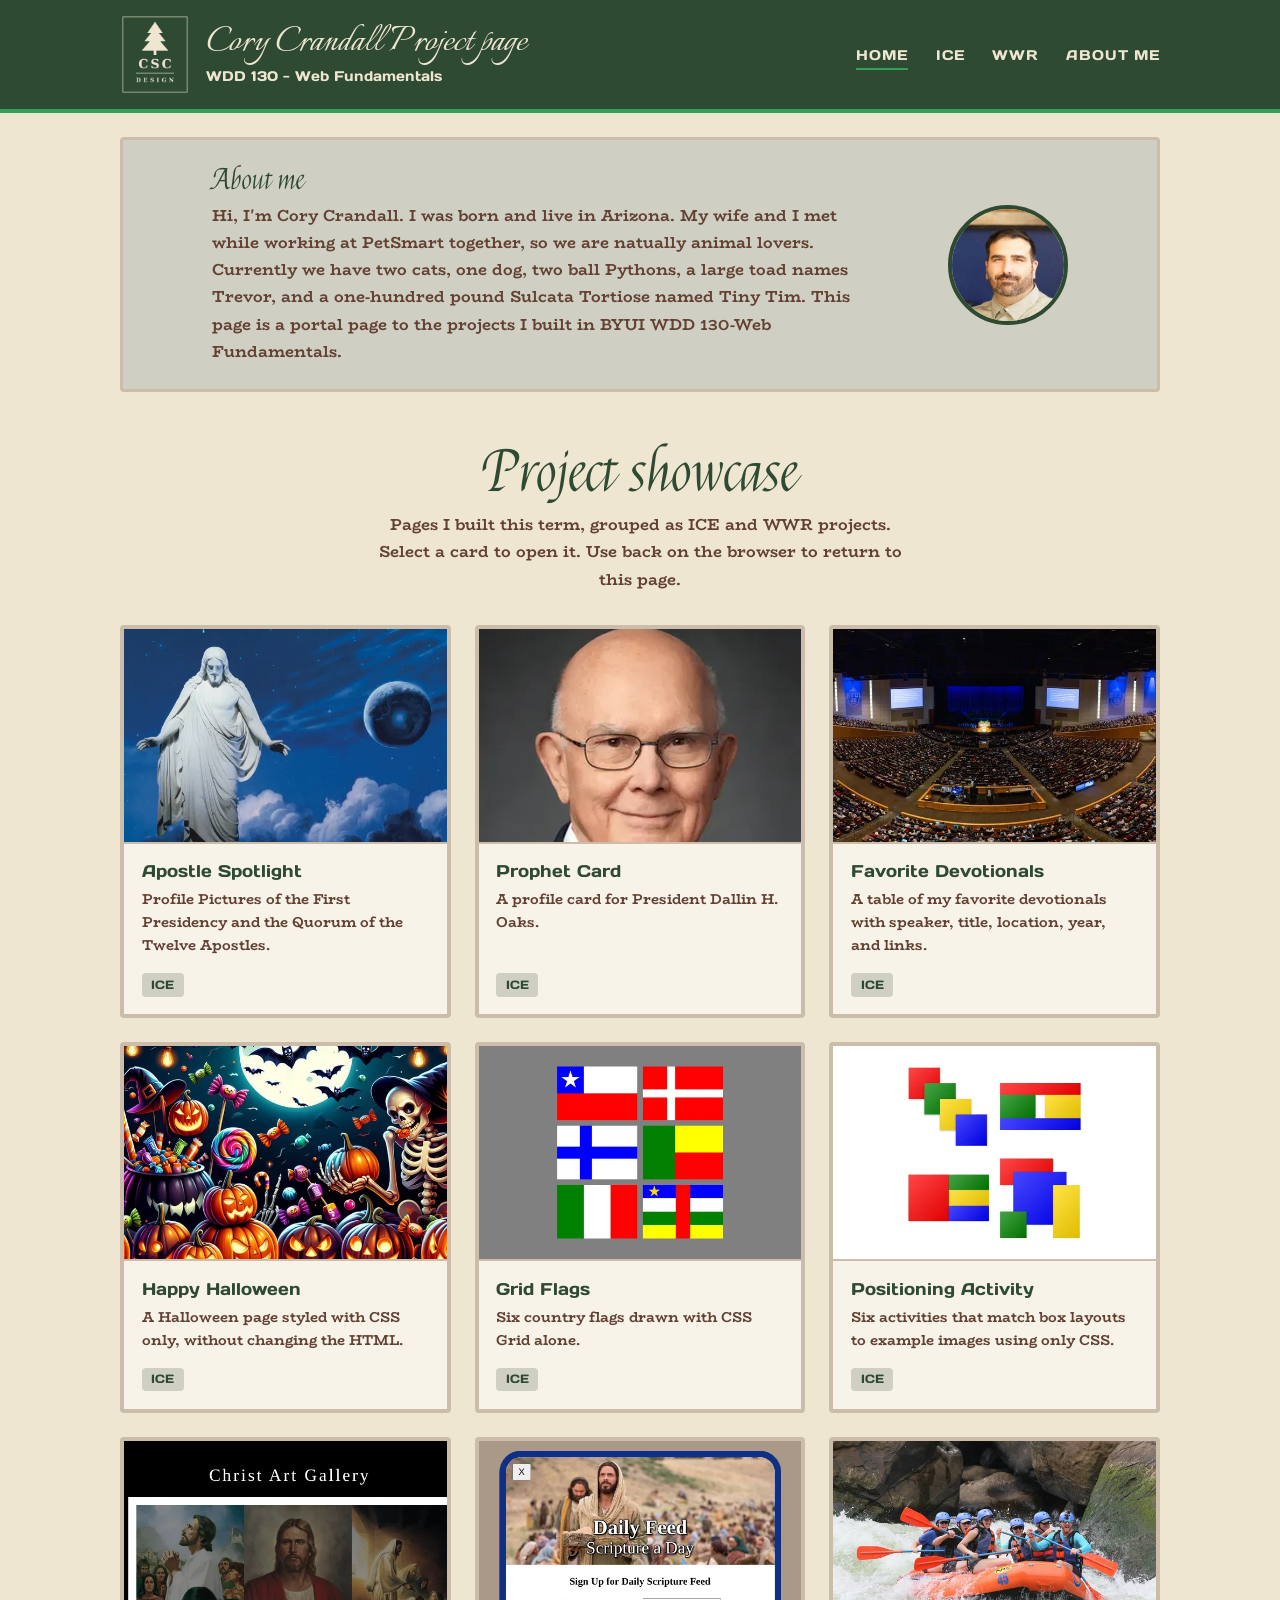
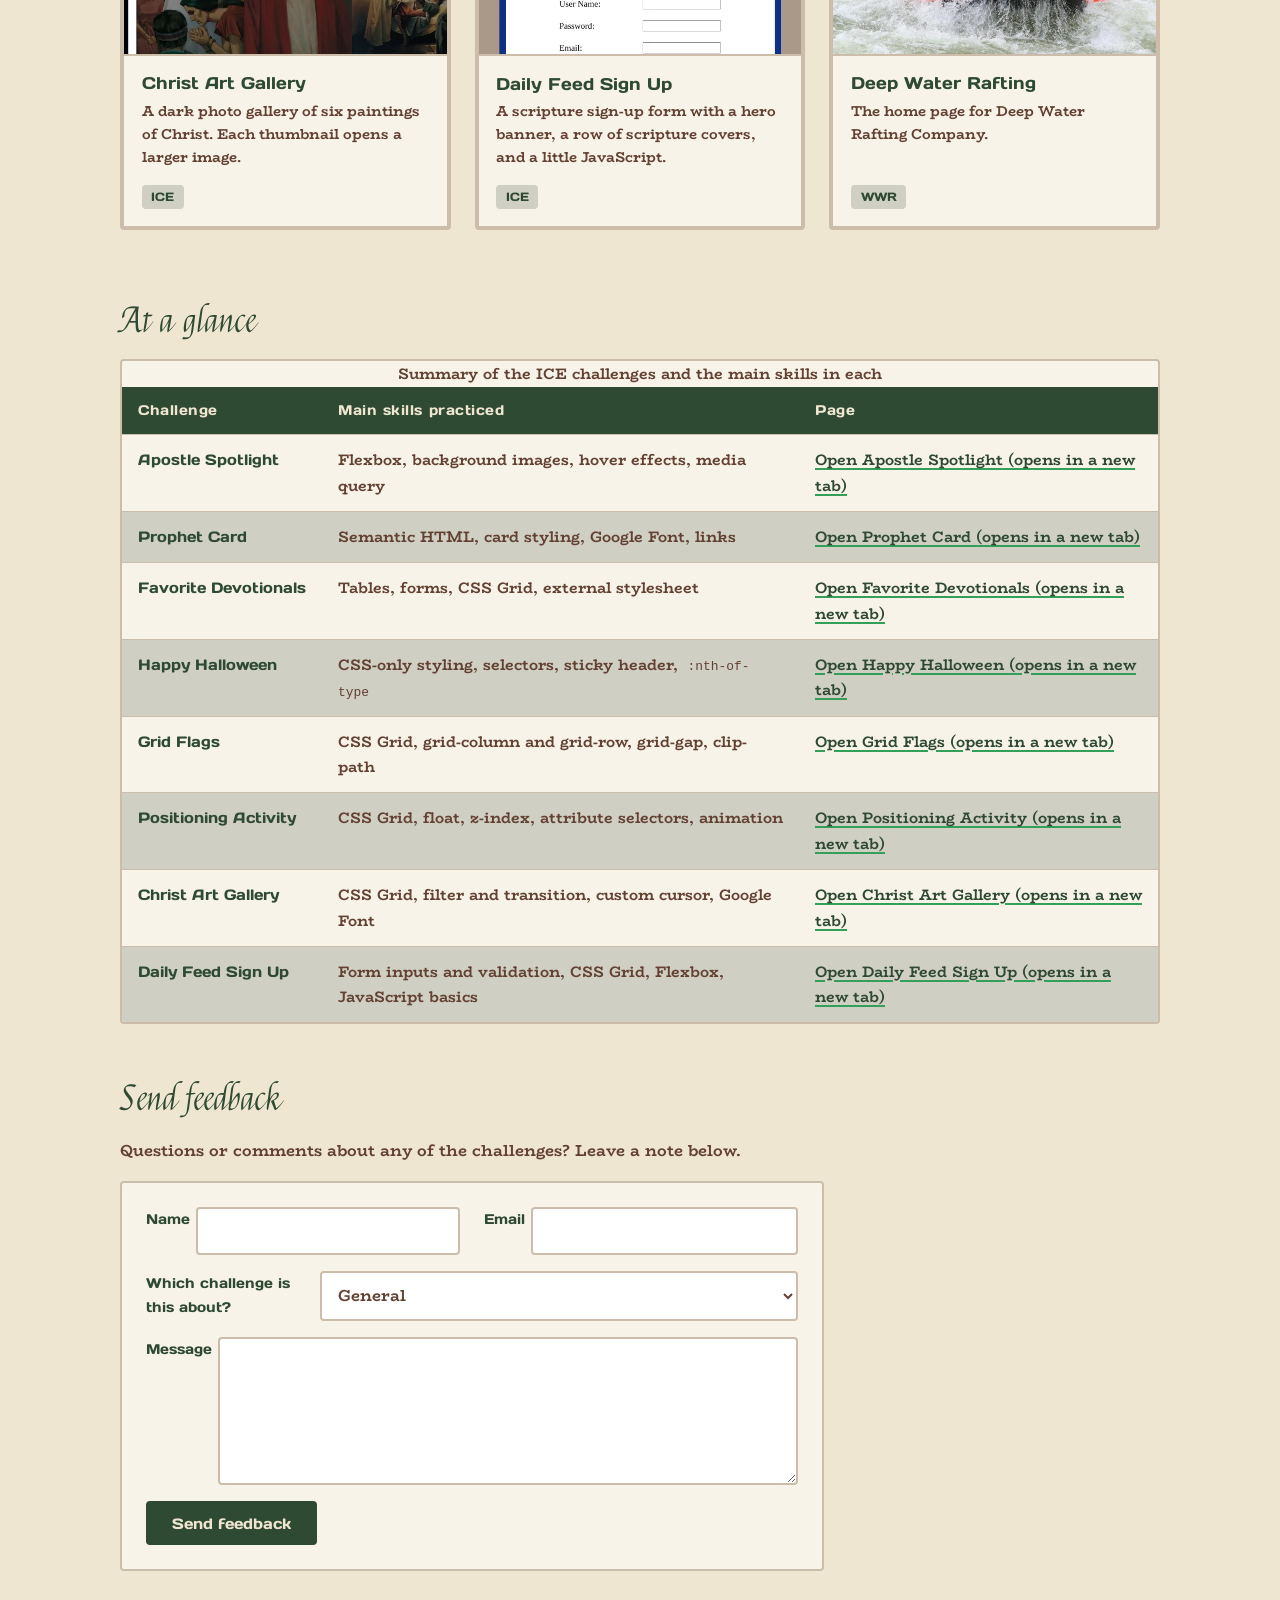
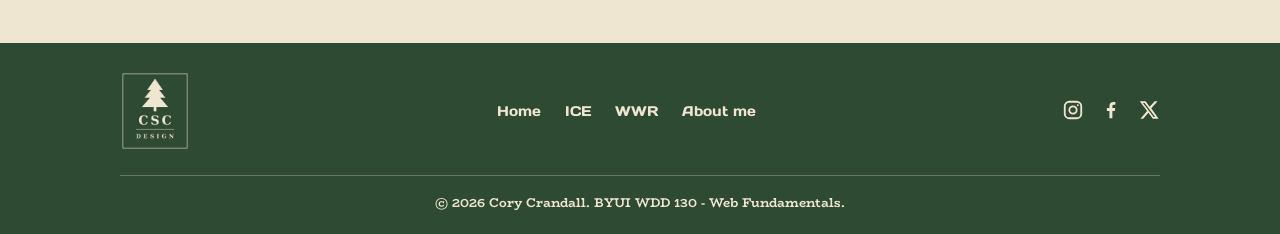
<file: index.html>
<!DOCTYPE html>
<html lang="en">
<head>
  <meta charset="UTF-8">
  <meta name="viewport" content="width=device-width, initial-scale=1">
  <title>Cory Crandall | WDD 130 Project Page</title>
  <meta name="description" content="Projects from WDD 130 - Web Fundamentals by Cory Crandall.">
  <link rel="icon" href="portal_page/images/csc-design-logo.svg" type="image/svg+xml">
  <link rel="stylesheet" href="styles/Styles.css">
</head>


<body id="top">

  <a class="skip-link" href="#projects">Skip to projects</a>

  <header class="site-header">
    <div class="container header-inner">
      <a class="brand" href="index.html">
        <img class="brand-logo"
             src="portal_page/images/csc-design-logo-100w.png"
             srcset="portal_page/images/csc-design-logo-100w.png 100w,
                     portal_page/images/csc-design-logo-400w.png 400w"
             sizes="64px"
             width="70" height="80"
             alt="CSC Design logo">
        <span class="brand-text">
          <h1 class="site-title">Cory Crandall Project page</h1>
          <span class="site-sub">WDD 130 - Web Fundamentals</span>
        </span>
      </a>

      <nav aria-label="Main">
        <ul class="nav-list">
          <li><a href="#top" aria-current="page">Home</a></li>
          <li><a href="ice.html">ICE</a></li>
          <li><a href="#wwr">WWR</a></li>
          <li><a href="#about">About me</a></li>
        </ul>
      </nav>

    </div>
  </header>

  <main>

   <section id="about" class="container bio" aria-labelledby="about-heading">
      <div class="bio-text">
        <h2 id="about-heading">About me</h2>
       
        <p>
          Hi, I'm Cory Crandall. I was born and live in Arizona.  My wife and I met while working at PetSmart together, so we are natually animal lovers.  Currently we have two cats, one dog, two ball Pythons, a large toad names Trevor, and a one-hundred pound Sulcata Tortiose named Tiny Tim. This page is a portal page to the projects I built in
          BYUI WDD 130-Web Fundamentals. 
        </p>
      </div>
      <img class="portrait"
           src="portal_page/images/CSC_head.jpg"
           width="120" height="120"
           alt="Portrait of Cory Crandall">
    </section>

     <section id="projects" class="container showcase" aria-labelledby="showcase-heading">
      <h2 id="showcase-heading" class="showcase-title">Project showcase</h2>
      <p class="showcase-intro"> 
        Pages I built this term, grouped as ICE and WWR projects.
        Select a card to open it.  Use back on the browser to return to this page.
      </p>

      <div class="card-grid">

          <article class="card" id="ice">
          <img class="card-img" src="portal_page/images/thumbs/apostle-spotlight.webp"
               width="600" height="400" loading="lazy"
               alt="Christus">
          <div class="card-body">
            <h3 class="card-title">
              <a class="card-link" href="ice/apostle_spotlight/apostles.html">Apostle Spotlight</a>
            </h3>
            <p class="card-text">Profile Pictures of the First Presidency and the Quorum of the Twelve Apostles.</p>
            <ul class="tags"><li>ICE</li></ul>
          </div>
        </article>

        <article class="card">
          <img class="card-img" src="portal_page/images/thumbs/prophet-card.webp"
               width="600" height="400" loading="lazy"
               alt="Portrait of Dallin H. Oaks">
          <div class="card-body">
            <h3 class="card-title">
              <a class="card-link" href="ice/prophet_cards/oaks.html">Prophet Card</a>
            </h3>
            <p class="card-text">A profile card for President Dallin H. Oaks.</p>
            <ul class="tags"><li>ICE</li></ul>
          </div>
        </article>

        <article class="card">
          <img class="card-img" src="portal_page/images/thumbs/favorite-devotionals.webp"
               width="600" height="400" loading="lazy"
               alt="The BYU-Idaho Center">
          <div class="card-body">
            <h3 class="card-title">
              <a class="card-link" href="ice/favorite_devo/favdevo.html">Favorite Devotionals</a>
            </h3>
            <p class="card-text">A table of my favorite devotionals with speaker, title, location, year, and links.</p>
            <ul class="tags"><li>ICE</li></ul>
          </div>
        </article>

        <article class="card">
          <img class="card-img" src="portal_page/images/thumbs/halloween.webp"
               width="600" height="400" loading="lazy"
               alt="Halloween illustration from the Happy Halloween page">
          <div class="card-body">
            <h3 class="card-title">
              <a class="card-link" href="ice/halloween/index.html">Happy Halloween</a>
            </h3>
            <p class="card-text">A Halloween page styled with CSS only, without changing the HTML.</p>
            <ul class="tags"><li>ICE</li></ul>
          </div>
        </article>


        <article class="card">
          <img class="card-img" src="portal_page/images/thumbs/grid-flags.webp"
               width="600" height="400" loading="lazy"
               alt="Six flags: Chile, Denmark, Finland, Benin, Italy, and the Central African Republic">
          <div class="card-body">
            <h3 class="card-title">
              <a class="card-link" href="ice/grid_flags/flags.html">Grid Flags</a>
            </h3>
            <p class="card-text">Six country flags drawn with CSS Grid alone.</p>
            <ul class="tags"><li>ICE</li></ul>
          </div>
        </article>

        <article class="card">
          <img class="card-img" src="portal_page/images/thumbs/positioning.webp"
               width="600" height="400" loading="lazy"
               alt="Colored boxes arranged with CSS Grid, from the positioning activities">
          <div class="card-body">
            <h3 class="card-title">
              <a class="card-link" href="ice/positioning/positioning.html">Positioning Activity</a>
            </h3>
            <p class="card-text">Six activities that match box layouts to example images using only CSS.</p>
            <ul class="tags"><li>ICE</li></ul>
          </div>
        </article>

        <article class="card">
          <img class="card-img" src="portal_page/images/thumbs/gallery.webp"
               width="600" height="400" loading="lazy"
               alt="Christ Art Gallery page with the first three paintings">
          <div class="card-body">
            <h3 class="card-title">
              <a class="card-link" href="ice/gallery/gallery.html">Christ Art Gallery</a>
            </h3>
            <p class="card-text">A dark photo gallery of six paintings of Christ. Each thumbnail opens a larger image.</p>
            <ul class="tags"><li>ICE</li></ul>
          </div>
        </article>

        <article class="card">
          <img class="card-img" src="portal_page/images/thumbs/signup.webp"
               width="600" height="400" loading="lazy"
               alt="Daily Feed sign-up form with a banner image of Christ and a crowd">
          <div class="card-body">
            <h3 class="card-title">
              <a class="card-link" href="ice/signup/signup.html">Daily Feed Sign Up</a>
            </h3>
            <p class="card-text">A scripture sign-up form with a hero banner, a row of scripture covers, and a little JavaScript.</p>
            <ul class="tags"><li>ICE</li></ul>
          </div>
        </article>

        <article class="card" id="wwr">
          <img class="card-img" src="portal_page/images/thumbs/deep-water-rafting.webp"
               width="600" height="400" loading="lazy"
               alt="People enjoying white water rafting">
          <div class="card-body">
            <h3 class="card-title">
              <a class="card-link" href="wwr/index.html">Deep Water Rafting</a>
            </h3>
            <p class="card-text">The home page for Deep Water Rafting Company.</p>
            <ul class="tags"><li>WWR</li></ul>
          </div>
        </article>

      </div>
    </section>

    <section class="container glance" aria-labelledby="glance-heading">
      <h2 id="glance-heading">At a glance</h2>

      <div class="table-wrap">
        <table class="data-table">
          <caption class="sr-only">Summary of the ICE challenges and the main skills in each</caption>
          <thead>
            <tr>
              <th scope="col">Challenge</th>
              <th scope="col">Main skills practiced</th>
              <th scope="col">Page</th>
            </tr>
          </thead>
          <tbody>
            <tr>
              <th scope="row">Apostle Spotlight</th>
              <td>Flexbox, background images, hover effects, media query</td>
              <td><a href="ice/apostle_spotlight/apostles.html" target="_blank" rel="noopener">Open<span class="sr-only"> Apostle Spotlight (opens in a new tab)</span></a></td>
            </tr>
            <tr>
              <th scope="row">Prophet Card</th>
              <td>Semantic HTML, card styling, Google Font, links</td>
              <td><a href="ice/prophet_cards/oaks.html" target="_blank" rel="noopener">Open<span class="sr-only"> Prophet Card (opens in a new tab)</span></a></td>
            </tr>
            <tr>
              <th scope="row">Favorite Devotionals</th>
              <td>Tables, forms, CSS Grid, external stylesheet</td>
              <td><a href="ice/favorite_devo/favdevo.html" target="_blank" rel="noopener">Open<span class="sr-only"> Favorite Devotionals (opens in a new tab)</span></a></td>
            </tr>
            <tr>
              <th scope="row">Happy Halloween</th>
              <td>CSS-only styling, selectors, sticky header, <code>:nth-of-type</code></td>
              <td><a href="ice/halloween/index.html" target="_blank" rel="noopener">Open<span class="sr-only"> Happy Halloween (opens in a new tab)</span></a></td>
            </tr>
            <tr>
              <th scope="row">Grid Flags</th>
              <td>CSS Grid, grid-column and grid-row, grid-gap, clip-path</td>
              <td><a href="ice/grid_flags/flags.html" target="_blank" rel="noopener">Open<span class="sr-only"> Grid Flags (opens in a new tab)</span></a></td>
            </tr>
            <tr>
              <th scope="row">Positioning Activity</th>
              <td>CSS Grid, float, z-index, attribute selectors, animation</td>
              <td><a href="ice/positioning/positioning.html" target="_blank" rel="noopener">Open<span class="sr-only"> Positioning Activity (opens in a new tab)</span></a></td>
            </tr>
            <tr>
              <th scope="row">Christ Art Gallery</th>
              <td>CSS Grid, filter and transition, custom cursor, Google Font</td>
              <td><a href="ice/gallery/gallery.html" target="_blank" rel="noopener">Open<span class="sr-only"> Christ Art Gallery (opens in a new tab)</span></a></td>
            </tr>
            <tr>
              <th scope="row">Daily Feed Sign Up</th>
              <td>Form inputs and validation, CSS Grid, Flexbox, JavaScript basics</td>
              <td><a href="ice/signup/signup.html" target="_blank" rel="noopener">Open<span class="sr-only"> Daily Feed Sign Up (opens in a new tab)</span></a></td>
            </tr>
          </tbody>
        </table>
      </div>
    </section>

    <section class="container feedback" aria-labelledby="feedback-heading">
      <h2 id="feedback-heading">Send feedback</h2>
      <p>Questions or comments about any of the challenges? Leave a note below.</p>

      <form class="contact-form" action="#" method="post">

        <div class="form-group">
          <label for="name">Name</label>
          <input type="text" id="name" name="name" autocomplete="name" required>
        </div>

        <div class="form-group">
          <label for="email">Email</label>
          <input type="email" id="email" name="email" autocomplete="email" required>
        </div>

        <div class="form-group form-wide">
          <label for="challenge">Which challenge is this about?</label>
          <select id="challenge" name="challenge">
            <option value="general">General</option>
            <option value="apostle-spotlight">Apostle Spotlight</option>
            <option value="prophet-card">Prophet Card</option>
            <option value="favorite-devotionals">Favorite Devotionals</option>
            <option value="happy-halloween">Happy Halloween</option>
            <option value="grid-flags">Grid Flags</option>
            <option value="positioning">Positioning Activity</option>
            <option value="christ-art-gallery">Christ Art Gallery</option>
            <option value="daily-feed-sign-up">Daily Feed Sign Up</option>
          </select>
        </div>

        <div class="form-group form-wide">
          <label for="message">Message</label>
          <textarea id="message" name="message" rows="5" required></textarea>
        </div>

        <button class="submit" type="submit">Send feedback</button>
      </form>
    </section>

  </main>

  <footer class="site-footer">
    <div class="container">

      <div class="footer-top">
        <a class="footer-brand" href="index.html" aria-label="Back to top">
          <img src="portal_page/images/csc-design-logo-100w.png"
               width="70" height="80" alt="CSC Design logo">
        </a>

        <nav aria-label="Footer">
          <ul class="footer-links">
            <li><a href="#top">Home</a></li>
            <li><a href="#ice">ICE</a></li>
            <li><a href="#wwr">WWR</a></li>
            <li><a href="#about">About me</a></li>
          </ul>
        </nav>

<!-- ### Social Media Placeholders ### -->
        <ul class="social">
          <li>
            <a href="#" aria-label="Instagram">
              <svg viewBox="0 0 24 24" width="22" height="22" fill="none" stroke="currentColor" stroke-width="2" aria-hidden="true">
                <rect x="3" y="3" width="18" height="18" rx="5"/>
                <circle cx="12" cy="12" r="4"/>
                <circle cx="17.2" cy="6.8" r="1" fill="currentColor" stroke="none"/>
              </svg>
            </a>
          </li>
          <li>
            <a href="#" aria-label="Facebook">
              <svg viewBox="0 0 24 24" width="22" height="22" fill="currentColor" aria-hidden="true">
                <path d="M13.5 21v-8h2.7l.4-3.2h-3.1V7.8c0-.9.3-1.5 1.6-1.5h1.7V3.4c-.3 0-1.3-.1-2.4-.1-2.4 0-4.1 1.5-4.1 4.2v2.3H7.5V13h2.8v8h3.2z"/>
              </svg>
            </a>
          </li>
          <li>
            <a href="#" aria-label="X (Twitter)">
              <svg viewBox="0 0 24 24" width="22" height="22" fill="currentColor" aria-hidden="true">
                <path d="M18.2 2.5h3.1l-6.8 7.7 8 11.3h-6.3l-4.9-6.4-5.6 6.4H2.6l7.3-8.3L1.9 2.5h6.4l4.4 5.9 5.5-5.9zm-1.1 17.1h1.7L7.2 4.3H5.4l11.7 15.3z"/>
              </svg>
            </a>
          </li>
        </ul>
      </div>

      <p class="legal">
        &copy; 2026 Cory Crandall. BYUI WDD 130 - Web Fundamentals.
<!-- ### Place holder if decide to use ### 
        <a href="#">Privacy Policy</a>
        <a href="#">Terms of Service</a>
-->
      </p>

    </div>
  </footer>

</body>
</html>
</file>
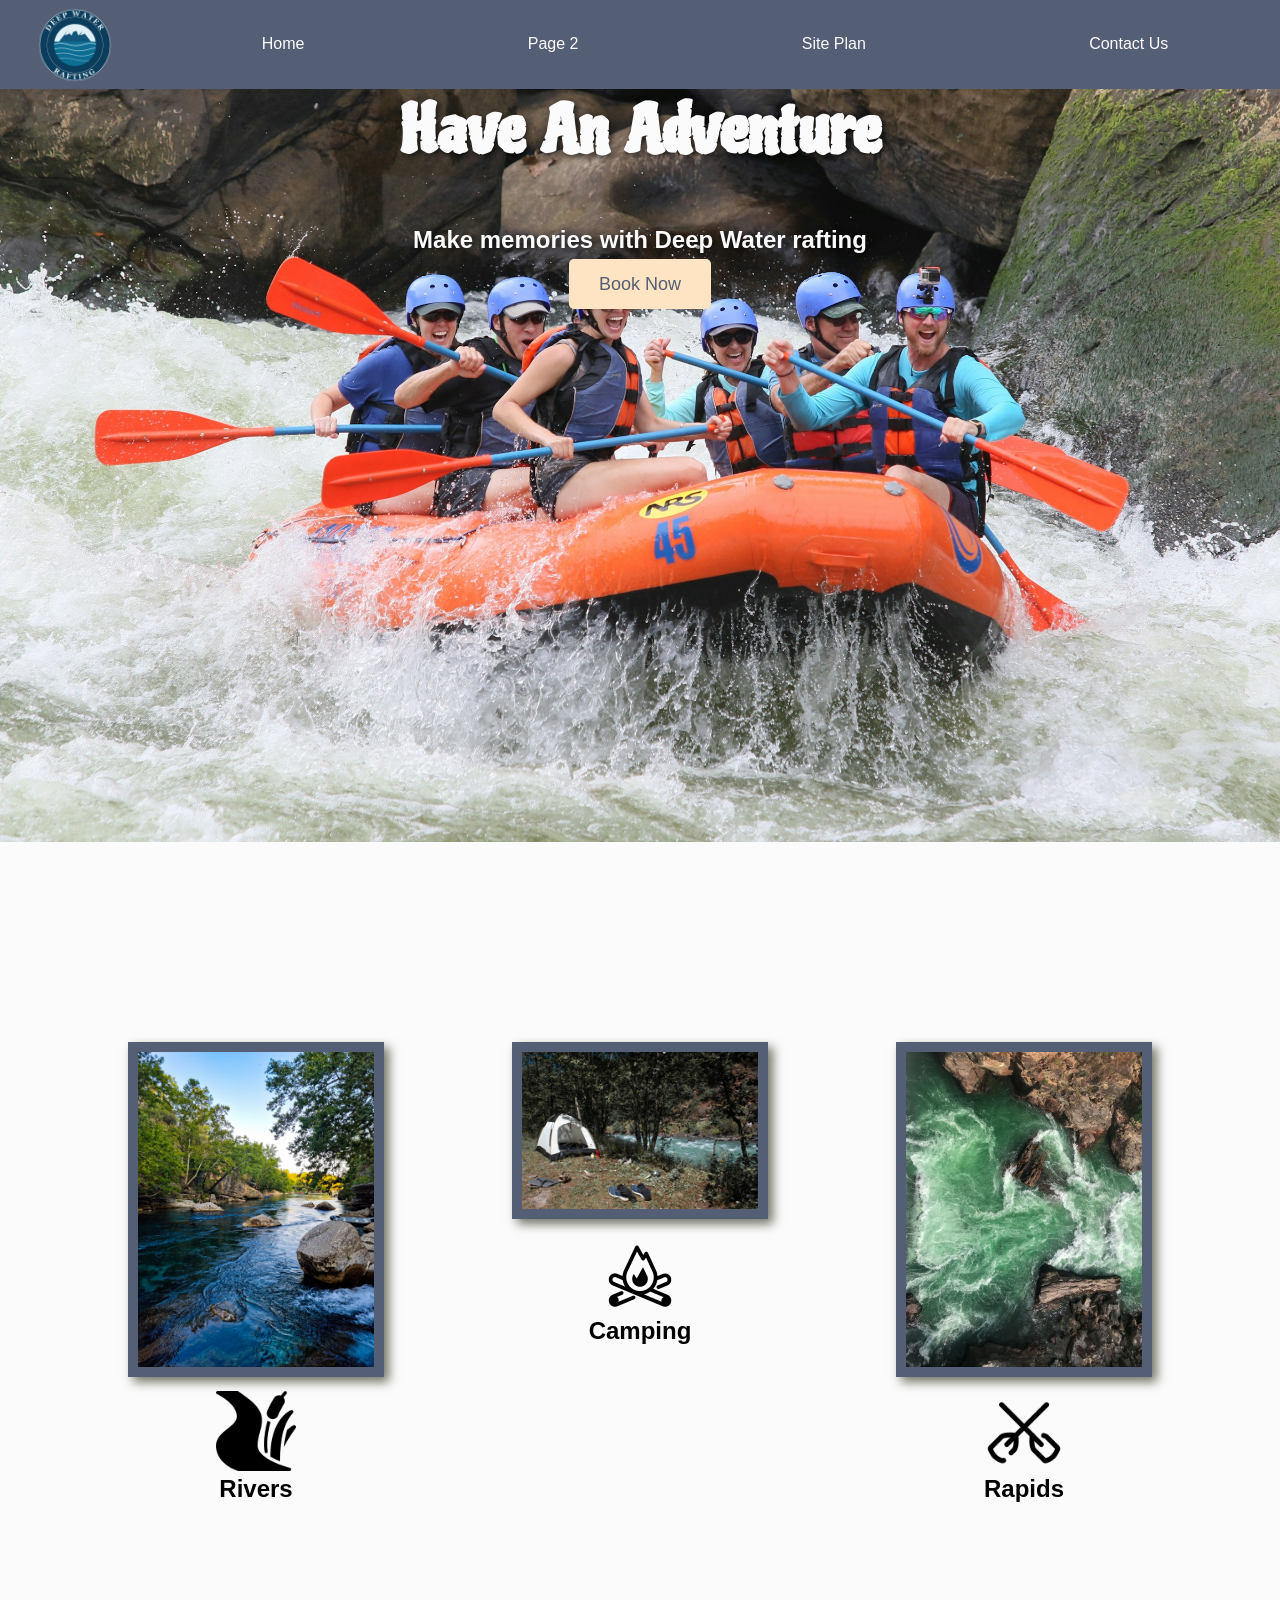
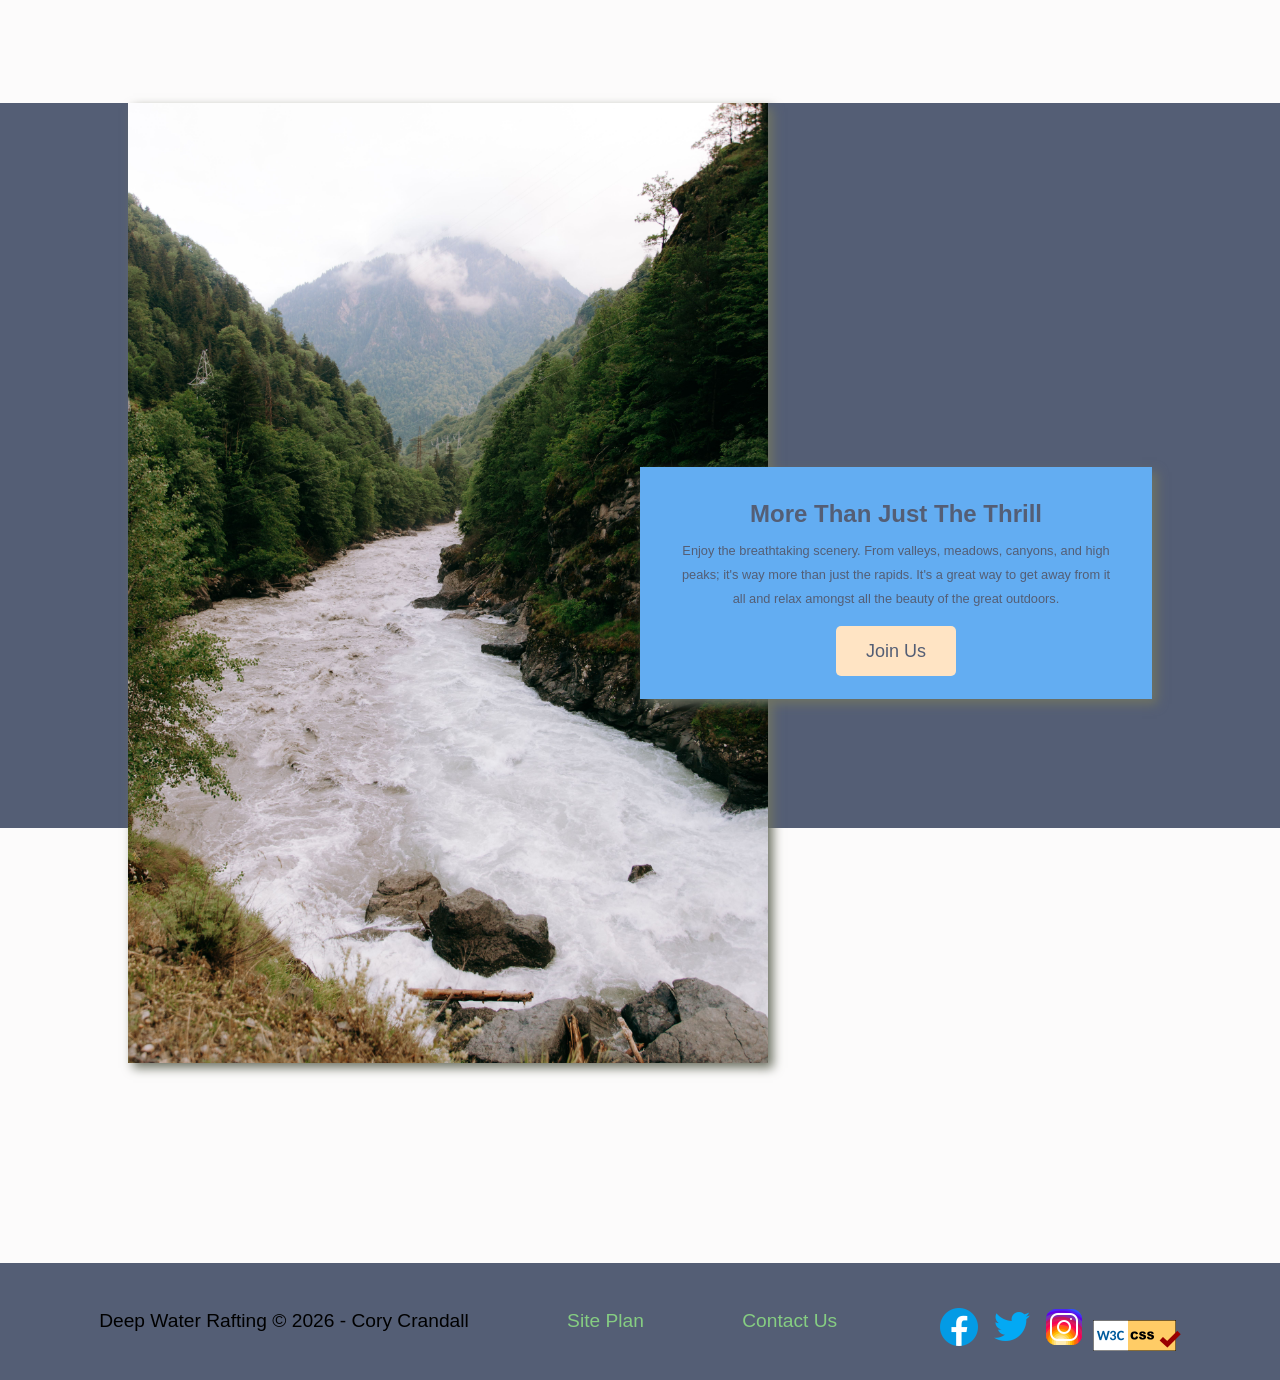
<file: wwr/index.html>
<!DOCTYPE html>
<html lang="en">
<head>
    <link rel="stylesheet" href="styles/style.css">
    <meta charset="UTF-8">
    <meta name="viewport" content="width=device-width, initial-scale=1.0">
    <title>Deep Water Rafting</title>
</head>
<body>
    <div id="content"> <!-- MAIN CONTENT START-->
        <header>
            <a id="logo_link" href="index.html">
                <img class="logo" src="images/deep_water_rafting_logo_v8.png" alt="Deep Water Rafting Logo">
            </a>
            <nav>
                <a href="index.html">Home</a>
                <a href="#">Page 2</a>
                <a href="site-plan-rafting.html">Site Plan</a>
                <a href="contactus.html">Contact Us</a>
            </nav>
        </header>    
        <div id="hero">
            <div id="hero-box">
                <img id="hero-img" src="images/white_water_fun.jpg" alt="People enjoying white water rafting">
            </div>
            <section id="hero-msg">
                <h1 class="home-title">Have An Adventure</h1>
                <h2>Make memories with Deep Water rafting </h2>
                <div class='button-box'>
                    <a class='book' href="rates.html">Book Now</a>
                </div>
            </section>
        </div>
        <main class="home-grid">
            <section class="rivers-card">
                <img class="card-img" src="images/rivers.jpg" alt="river in forest">
                <img class="icon" src="images/river_icon.png" alt="river icon">
                <h2>Rivers</h2>
            </section>
            <section class="camping-card">
                <img class="card-img" src="images/camping.jpg" alt="tent in mountains">
                <img class="icon" src="images/fire_icon.png" alt="fire icon">
                <h2>Camping</h2>
            </section>
            <section class="rapids-card">
                <img class="card-img" src="images/rapids.jpg" alt="rafting boat">
                <img class="icon" src="images/oars_icon.png" alt="oars icon">
                <h2>Rapids</h2>
            </section>
            <div id="background"></div>
            <img class="mountains" src="images/mountains.jpg" alt="Misty mountains">
            <section class="msg">
                <h2>More Than Just The Thrill</h2>
                <p>Enjoy the breathtaking scenery. From valleys, meadows, canyons, and high peaks; it's way more than just the rapids. It's a great way to get away from it all and relax amongst all the beauty of the great outdoors. </p>
                <a class='join' href="rivers.html">Join Us</a>
            </section>
        </main>
        <footer>
            <p>Deep Water Rafting &copy; 2026 - Cory Crandall</p>
            <p><a href="site-plan-rafting.html">Site Plan</a></p>
            <p><a href="contactus.html">Contact Us</a></p>
            <div class="social">
                <a href="https://facebook.com" target="_blank">
                    <img src="images/icons8-facebook-48.png" alt="fb icon">
                </a>
                <a href="https://twitter.com" target="_blank">
                    <img src="images/icons8-twitter-48.png" alt="twitter icon">
                </a>
                <a href="https://instagram.com" target="_blank">
                    <img src="images/icons8-instagram-48.png" alt="instagram icon">
                </a>
                
                <a href="https://jigsaw.w3.org/css-validator/check/referer" target="_blank">
                    <img style="border:0;width:88px;height:31px"
                        src="images/vcss.png"
                        alt="Valid CSS!" >
                </a>
                
            </div>
        </footer>
    </div> <!-- MAIN CONTENT END -->
</body>
</html>
</file>
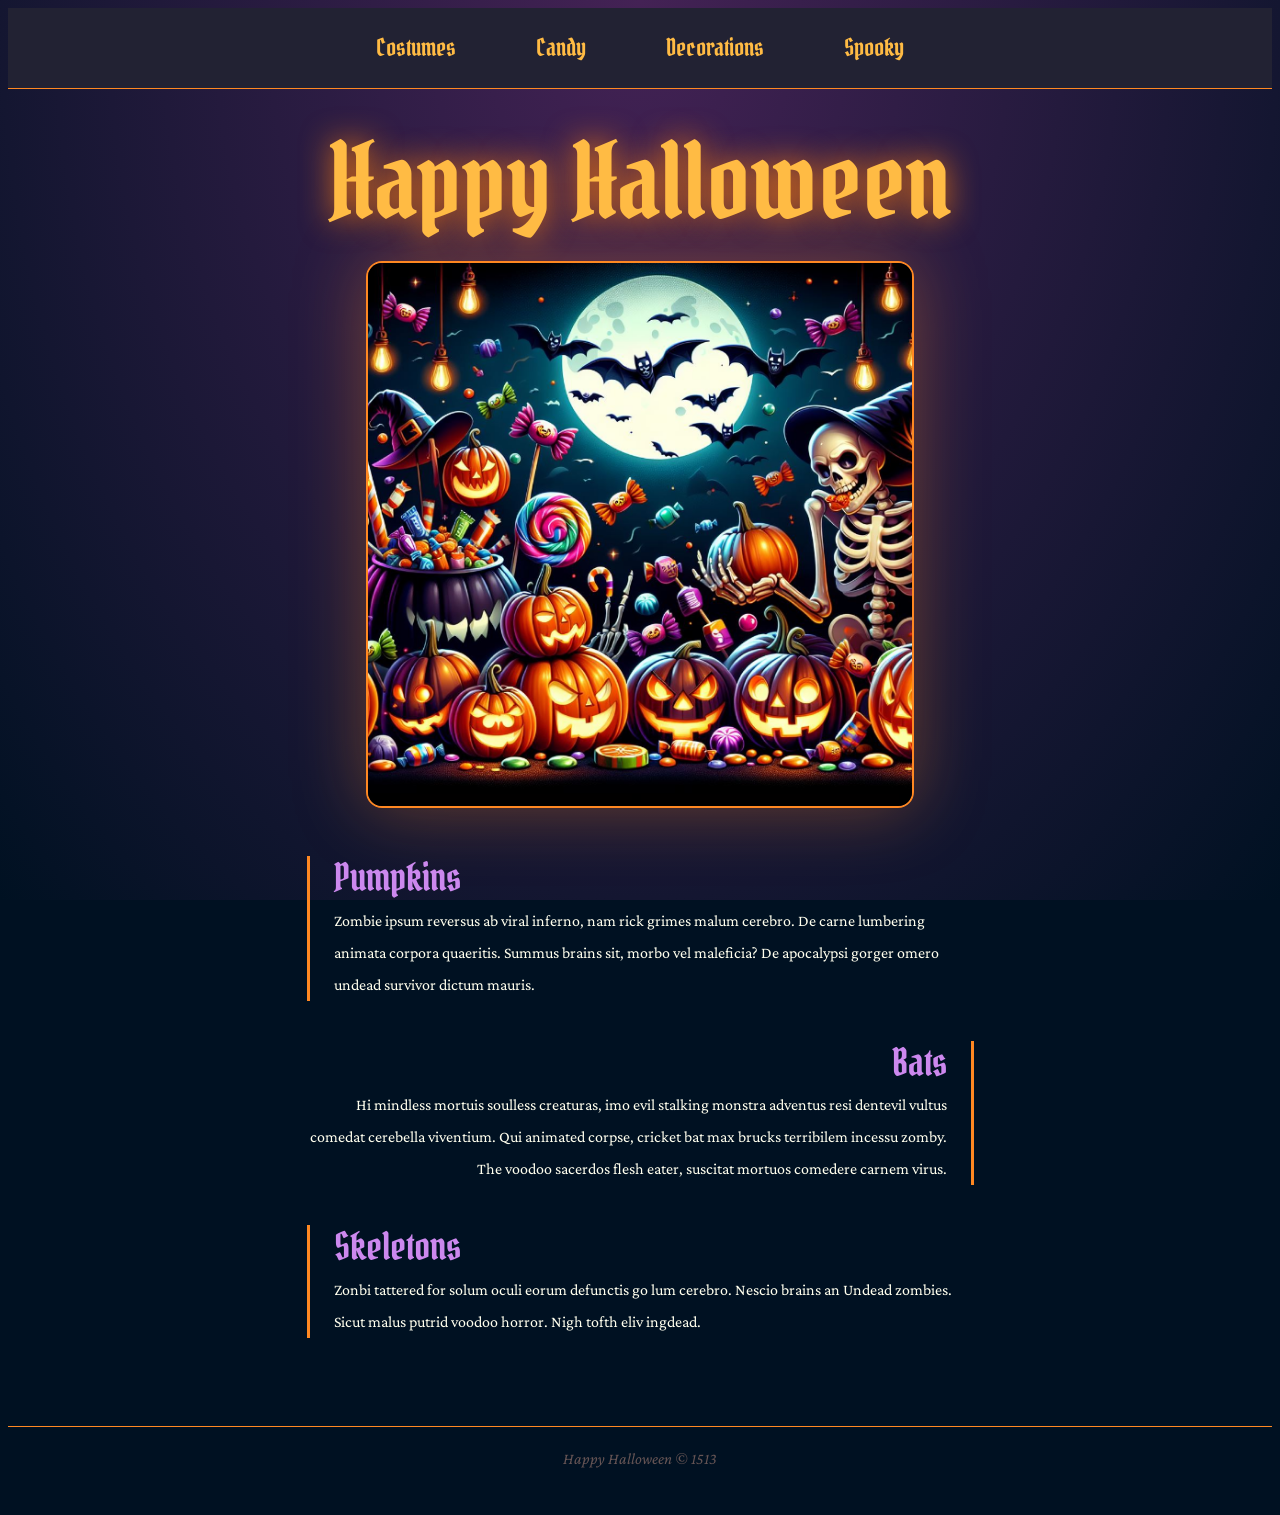
<file: ice/halloween/index.html>
<!-- For this activity you are not allowed to change
 the HTML code, only the CSS -->

<!DOCTYPE html>
<html lang="en">

<head>
    <meta charset="UTF-8">
    <meta name="viewport" content="width=device-width, initial-scale=1.0">
    <title>Document</title>
    <link rel="stylesheet" href="styles/styles.css">
</head>

<body>
    <div id="wrapper">
        <header>
            <nav>
                <ul>
                    <li>Costumes</li>
                    <li>Candy</li>
                    <li>Decorations</li>
                    <li>Spooky</li>
                </ul>
            </nav>
        </header>
        <main>
            <h1>Happy Halloween</h1>
            <img src="images/halloween.png">
            <section>
                <h2>Pumpkins</h2>
                <p>Zombie ipsum reversus ab viral inferno, nam rick grimes
                    malum cerebro. De carne lumbering animata corpora quaeritis.
                    Summus brains sit​​, morbo vel maleficia? De apocalypsi gorger
                    omero undead survivor dictum mauris. </p>
            </section>
            <section>
                <h2>Bats</h2>
                <p>Hi mindless mortuis soulless
                    creaturas, imo evil stalking monstra adventus resi dentevil vultus
                    comedat cerebella viventium. Qui animated corpse, cricket bat max
                    brucks terribilem incessu zomby. The voodoo sacerdos flesh eater,
                    suscitat mortuos comedere carnem virus.</p>
            </section>
            <section>
                <h2>Skeletons</h2>
                <p>Zonbi tattered for solum oculi
                    eorum defunctis go lum cerebro. Nescio brains an Undead zombies. Sicut
                    malus putrid voodoo horror. Nigh tofth eliv ingdead.</p>
            </section>
        </main>
        <footer>
            Happy Halloween &copy; 1513
        </footer>
    </div>
</body>

</html>
</file>
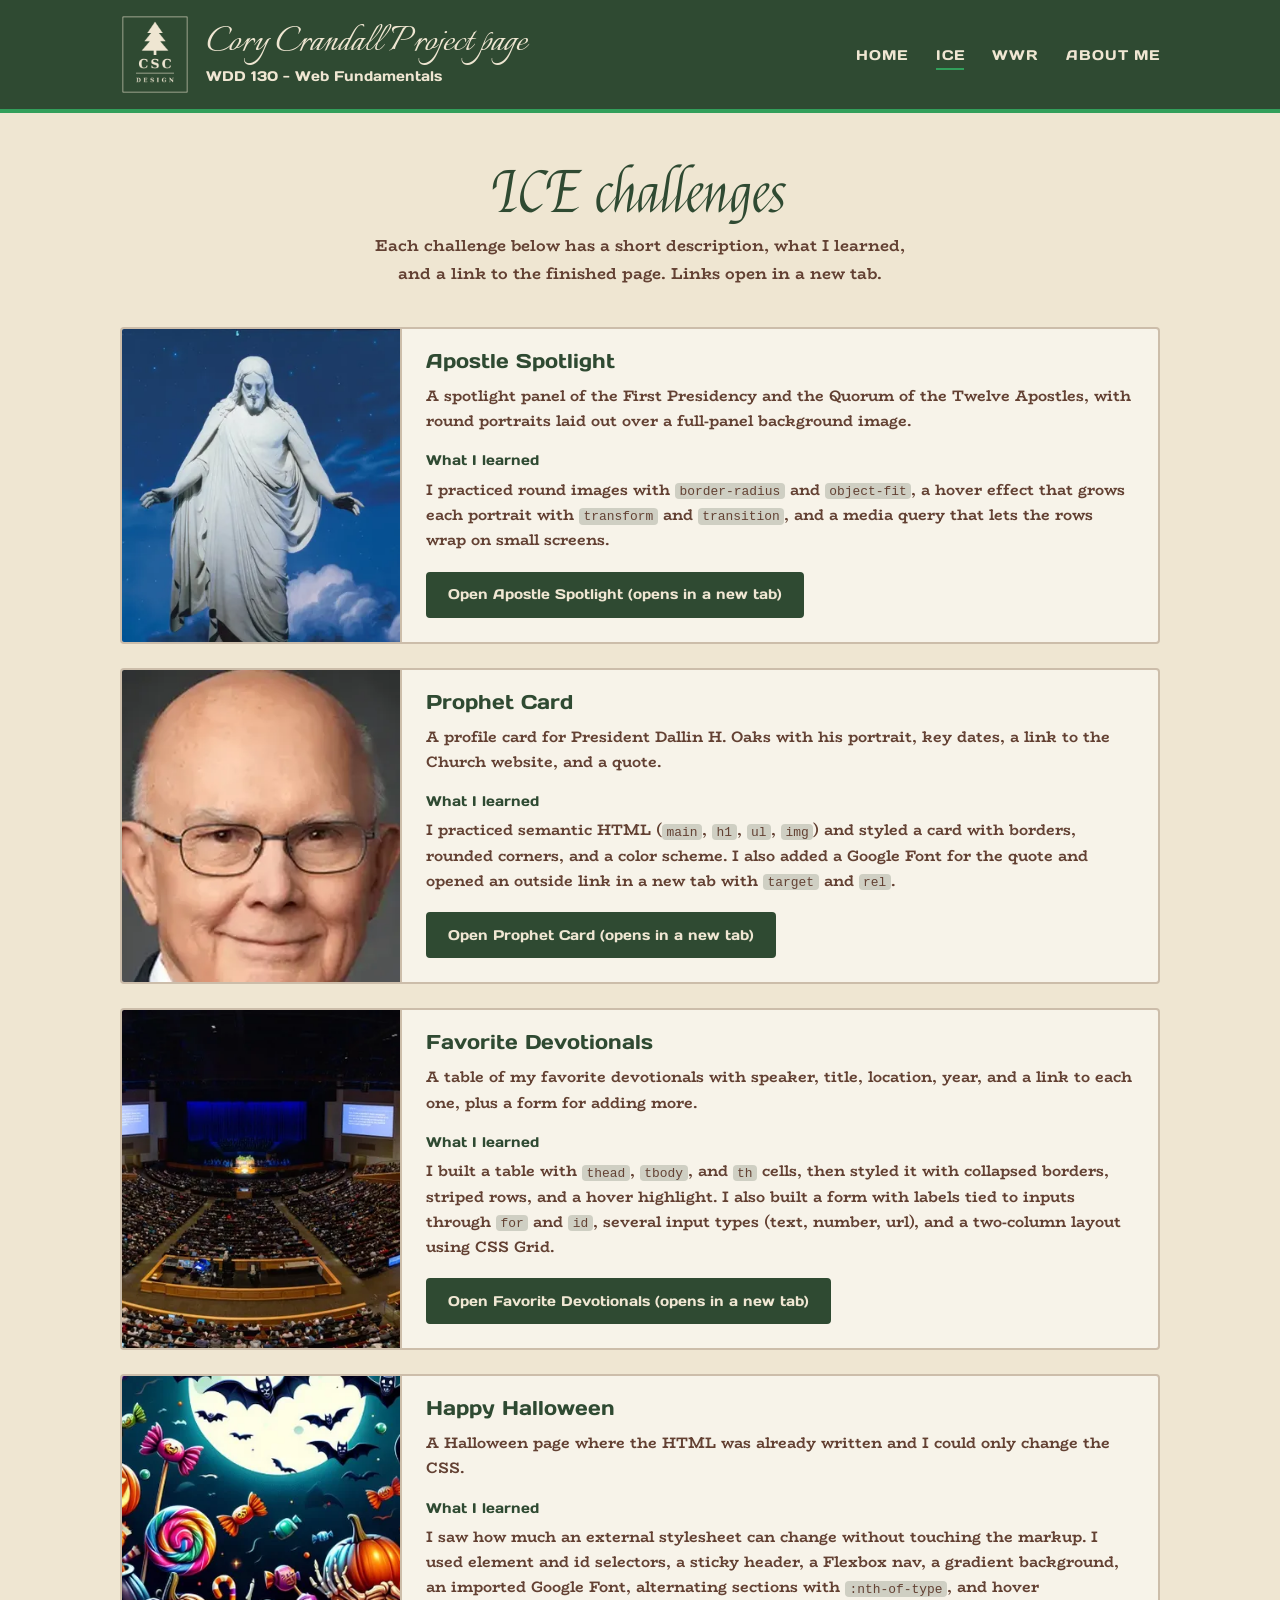
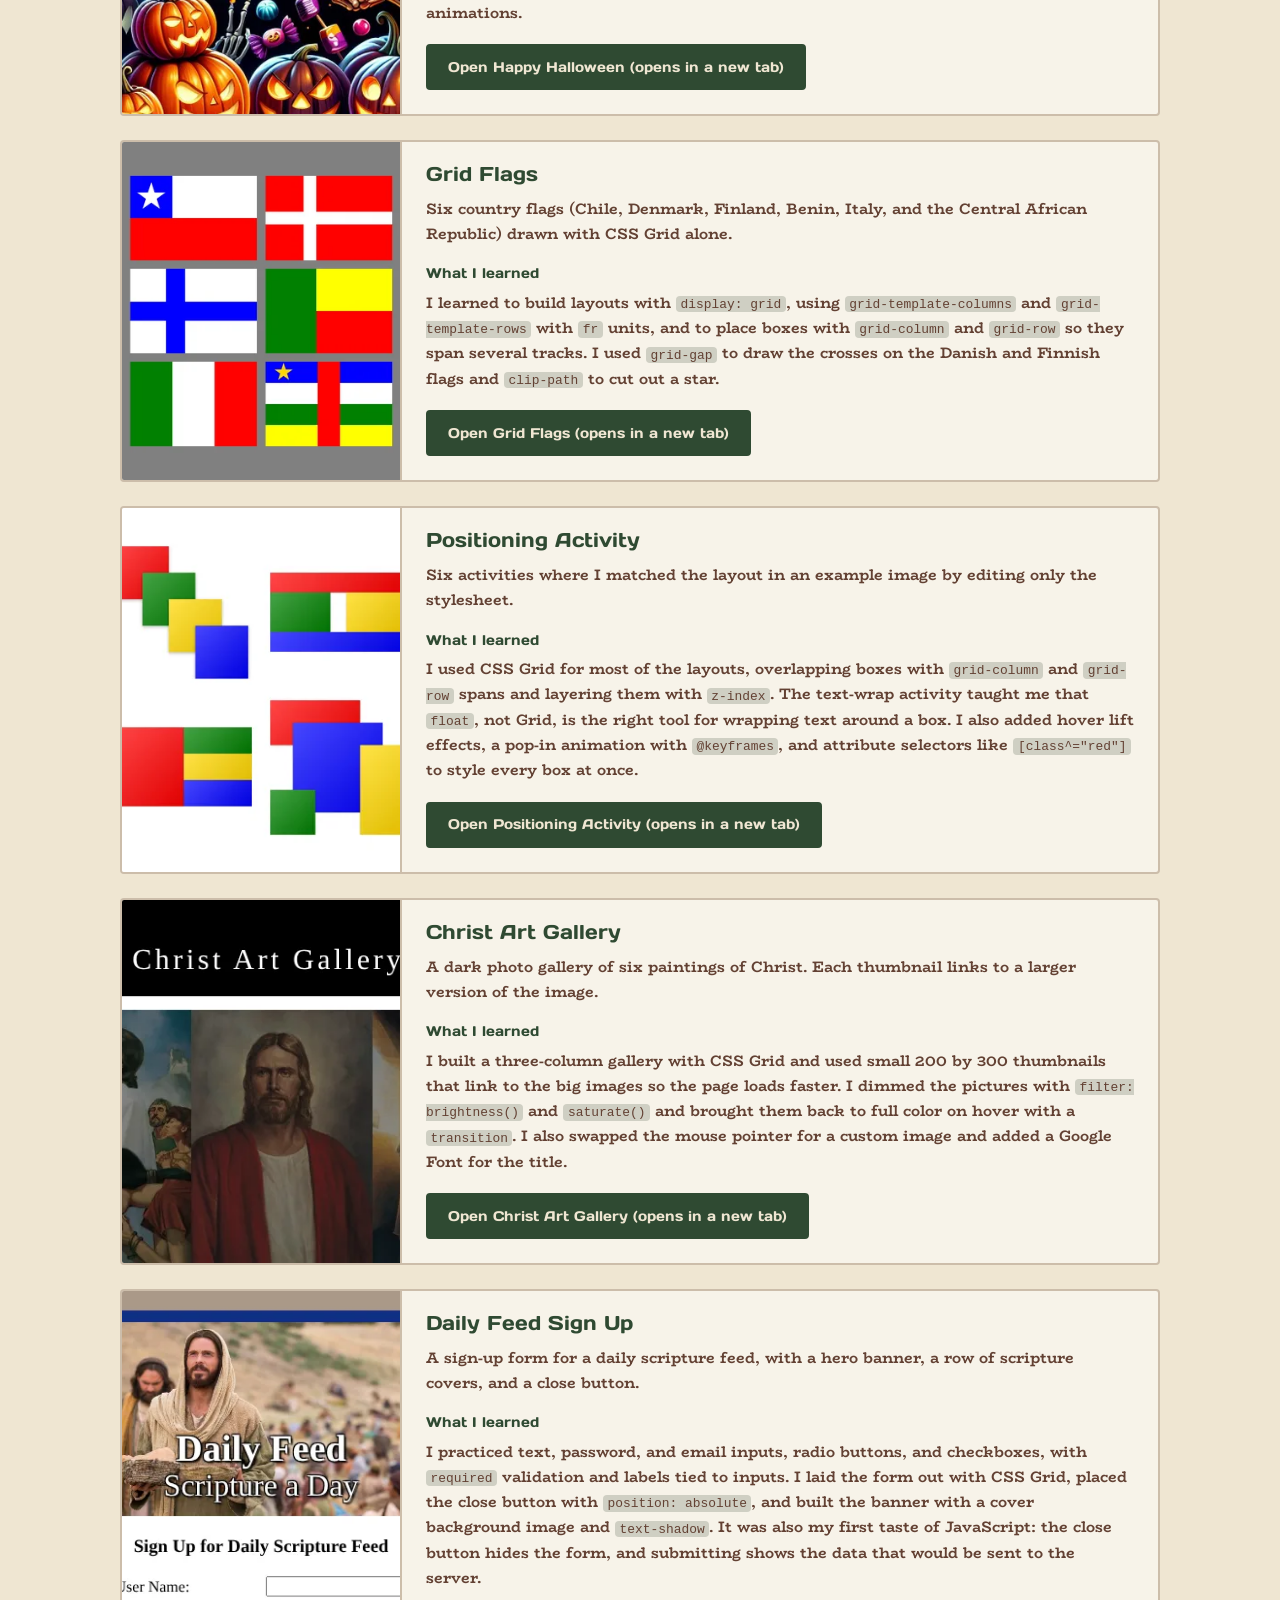
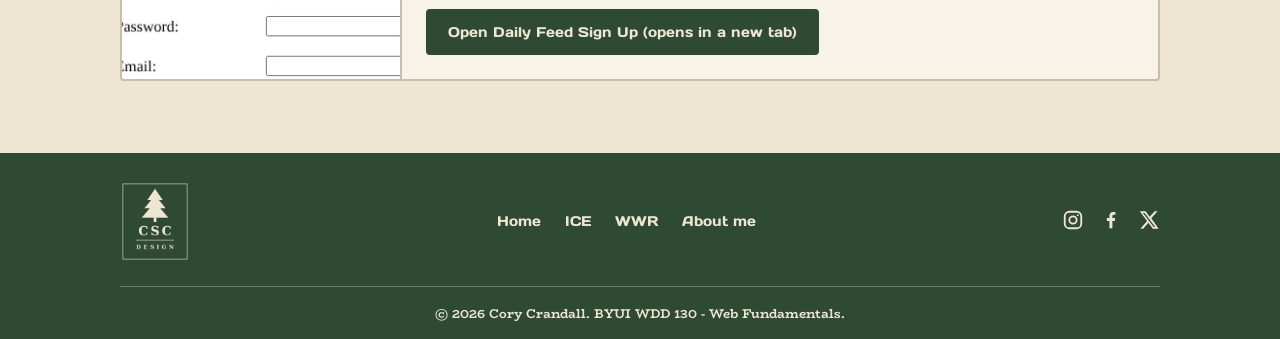
<file: ice.html>
<!DOCTYPE html>
<html lang="en">


<head>
  <meta charset="UTF-8">
  <meta name="viewport" content="width=device-width, initial-scale=1">
  <title>ICE Challenges | Cory Crandall</title>
  <meta name="description" content="ICE challenge assignments from WDD 130 - Web Fundamentals by Cory Crandall.">
  <link rel="icon" href="portal_page/images/csc-design-logo.svg" type="image/svg+xml">
  <link rel="stylesheet" href="styles/Styles.css">
</head>


<body id="top">

  <a class="skip-link" href="#main">Skip to ICE challenges</a>

  <header class="site-header">
    <div class="container header-inner">

      <a class="brand" href="index.html">
        <img class="brand-logo"
             src="portal_page/images/csc-design-logo-100w.png"
             srcset="portal_page/images/csc-design-logo-100w.png 100w,
                     portal_page/images/csc-design-logo-400w.png 400w"
             sizes="64px"
             width="70" height="80"
             alt="CSC Design logo">
        <span class="brand-text">
          <h1 class="site-title">Cory Crandall Project page</h1>
          <span class="site-sub">WDD 130 - Web Fundamentals</span>
        </span>
      </a>

      <nav aria-label="Main">
        <ul class="nav-list">
          <li><a href="index.html">Home</a></li>
          <li><a href="ice.html" aria-current="page">ICE</a></li>
          <li><a href="index.html#wwr">WWR</a></li>
          <li><a href="index.html#about">About me</a></li>
        </ul>
      </nav>

    </div>
  </header>

  <main id="main" class="container page">

    <section class="page-intro" aria-labelledby="ice-heading">
      <h2 id="ice-heading" class="showcase-title">ICE challenges</h2>
      <p class="showcase-intro">
        Each challenge below has a short description, what I learned, and a link
        to the finished page. Links open in a new tab.
      </p>
    </section>

    <section class="challenges" aria-label="ICE challenge assignments">

      <article class="challenge">
        <img class="challenge-img img-left" src="portal_page/images/thumbs/apostle-spotlight.webp"
             width="600" height="400" loading="lazy"
             alt="Christ with outstretched arms, from the Apostle Spotlight page">
        <div class="challenge-body">
          <h3>Apostle Spotlight</h3>
          <p>
            A spotlight panel of the First Presidency and the Quorum of the Twelve
            Apostles, with round portraits laid out over a full-panel background image.
          </p>
          <h4>What I learned</h4>
          <p>
            I practiced round images with
            <code>border-radius</code> and <code>object-fit</code>, a hover effect
            that grows each portrait with <code>transform</code> and
            <code>transition</code>, and a media query that lets the rows wrap on
            small screens.
          </p>
          <a class="button" href="ice/apostle_spotlight/apostles.html" target="_blank" rel="noopener">
            Open Apostle Spotlight<span class="sr-only"> (opens in a new tab)</span>
          </a>
        </div>
      </article>

      <article class="challenge">
        <img class="challenge-img" src="portal_page/images/thumbs/prophet-card.webp"
             width="600" height="400" loading="lazy"
             alt="Portrait of Dallin H. Oaks">
        <div class="challenge-body">
          <h3>Prophet Card</h3>
          <p>
            A profile card for President Dallin H. Oaks with his portrait, key
            dates, a link to the Church website, and a quote.
          </p>
          <h4>What I learned</h4>
          <p>
            I practiced semantic HTML (<code>main</code>, <code>h1</code>,
            <code>ul</code>, <code>img</code>) and styled a card with borders,
            rounded corners, and a color scheme. I also added a Google Font for
            the quote and opened an outside link in a new tab with
            <code>target</code> and <code>rel</code>.
          </p>
          <a class="button" href="ice/prophet_cards/oaks.html" target="_blank" rel="noopener">
            Open Prophet Card<span class="sr-only"> (opens in a new tab)</span>
          </a>
        </div>
      </article>

      <article class="challenge">
        <img class="challenge-img" src="portal_page/images/thumbs/favorite-devotionals.webp"
             width="600" height="400" loading="lazy"
             alt="The BYU-Idaho Center">
        <div class="challenge-body">
          <h3>Favorite Devotionals</h3>
          <p>
            A table of my favorite devotionals with speaker, title, location,
            year, and a link to each one, plus a form for adding more.
          </p>
          <h4>What I learned</h4>
          <p>
            I built a table with <code>thead</code>, <code>tbody</code>, and
            <code>th</code> cells, then styled it with collapsed borders, striped
            rows, and a hover highlight. I also built a form with labels tied to
            inputs through <code>for</code> and <code>id</code>, several input
            types (text, number, url), and a two-column layout using CSS Grid.
          </p>
          <a class="button" href="ice/favorite_devo/favdevo.html" target="_blank" rel="noopener">
            Open Favorite Devotionals<span class="sr-only"> (opens in a new tab)</span>
          </a>
        </div>
      </article>

      <article class="challenge">
        <img class="challenge-img" src="portal_page/images/thumbs/halloween.webp"
             width="600" height="400" loading="lazy"
             alt="Halloween illustration from the Happy Halloween page">
        <div class="challenge-body">
          <h3>Happy Halloween</h3>
          <p>
            A Halloween page where the HTML was already written and I could
            only change the CSS.
          </p>
          <h4>What I learned</h4>
          <p>
            I saw how much an external stylesheet can change without touching the
            markup. I used element and id selectors, a sticky header, a Flexbox
            nav, a gradient background, an imported Google Font, alternating
            sections with <code>:nth-of-type</code>, and hover animations.
          </p>
          <a class="button" href="ice/halloween/index.html" target="_blank" rel="noopener">
            Open Happy Halloween<span class="sr-only"> (opens in a new tab)</span>
          </a>
        </div>
      </article>

      <article class="challenge">
        <img class="challenge-img" src="portal_page/images/thumbs/grid-flags.webp"
             width="600" height="400" loading="lazy"
             alt="Six flags: Chile, Denmark, Finland, Benin, Italy, and the Central African Republic">
        <div class="challenge-body">
          <h3>Grid Flags</h3>
          <p>
            Six country flags (Chile, Denmark, Finland, Benin, Italy, and the Central African Republic) drawn with CSS Grid alone.
          </p>
          <h4>What I learned</h4>
          <p>
            I learned to build layouts with <code>display: grid</code>, using <code>grid-template-columns</code> and <code>grid-template-rows</code> with <code>fr</code> units, and to place boxes with <code>grid-column</code> and <code>grid-row</code> so they span several tracks. I used <code>grid-gap</code> to draw the crosses on the Danish and Finnish flags and <code>clip-path</code> to cut out a star.
          </p>
          <a class="button" href="ice/grid_flags/flags.html" target="_blank" rel="noopener">
            Open Grid Flags<span class="sr-only"> (opens in a new tab)</span>
          </a>
        </div>
      </article>

      <article class="challenge">
        <img class="challenge-img" src="portal_page/images/thumbs/positioning.webp"
             width="600" height="400" loading="lazy"
             alt="Colored boxes arranged with CSS Grid, from the positioning activities">
        <div class="challenge-body">
          <h3>Positioning Activity</h3>
          <p>
            Six activities where I matched the layout in an example image by editing only the stylesheet.
          </p>
          <h4>What I learned</h4>
          <p>
            I used CSS Grid for most of the layouts, overlapping boxes with <code>grid-column</code> and <code>grid-row</code> spans and layering them with <code>z-index</code>. The text-wrap activity taught me that <code>float</code>, not Grid, is the right tool for wrapping text around a box. I also added hover lift effects, a pop-in animation with <code>@keyframes</code>, and attribute selectors like <code>[class^="red"]</code> to style every box at once.
          </p>
          <a class="button" href="ice/positioning/positioning.html" target="_blank" rel="noopener">
            Open Positioning Activity<span class="sr-only"> (opens in a new tab)</span>
          </a>
        </div>
      </article>

      <article class="challenge">
        <img class="challenge-img" src="portal_page/images/thumbs/gallery.webp"
             width="600" height="400" loading="lazy"
             alt="Christ Art Gallery page with the first three paintings">
        <div class="challenge-body">
          <h3>Christ Art Gallery</h3>
          <p>
            A dark photo gallery of six paintings of Christ. Each thumbnail links to a larger version of the image.
          </p>
          <h4>What I learned</h4>
          <p>
            I built a three-column gallery with CSS Grid and used small 200 by 300 thumbnails that link to the big images so the page loads faster. I dimmed the pictures with <code>filter: brightness()</code> and <code>saturate()</code> and brought them back to full color on hover with a <code>transition</code>. I also swapped the mouse pointer for a custom image and added a Google Font for the title.
          </p>
          <a class="button" href="ice/gallery/gallery.html" target="_blank" rel="noopener">
            Open Christ Art Gallery<span class="sr-only"> (opens in a new tab)</span>
          </a>
        </div>
      </article>

      <article class="challenge">
        <img class="challenge-img" src="portal_page/images/thumbs/signup.webp"
             width="600" height="400" loading="lazy"
             alt="Daily Feed sign-up form with a banner image of Christ and a crowd">
        <div class="challenge-body">
          <h3>Daily Feed Sign Up</h3>
          <p>
            A sign-up form for a daily scripture feed, with a hero banner, a row of scripture covers, and a close button.
          </p>
          <h4>What I learned</h4>
          <p>
            I practiced text, password, and email inputs, radio buttons, and checkboxes, with <code>required</code> validation and labels tied to inputs. I laid the form out with CSS Grid, placed the close button with <code>position: absolute</code>, and built the banner with a cover background image and <code>text-shadow</code>. It was also my first taste of JavaScript: the close button hides the form, and submitting shows the data that would be sent to the server.
          </p>
          <a class="button" href="ice/signup/signup.html" target="_blank" rel="noopener">
            Open Daily Feed Sign Up<span class="sr-only"> (opens in a new tab)</span>
          </a>
        </div>
      </article>

    </section>

  </main>

<footer class="site-footer">
    <div class="container">

      <div class="footer-top">
        <a class="footer-brand" href="index.html" aria-label="Back to top">
          <img src="portal_page/images/csc-design-logo-100w.png"
               width="70" height="80" alt="CSC Design logo">
        </a>

        <nav aria-label="Footer">
          <ul class="footer-links">
            <li><a href="index.html">Home</a></li>
            <li><a href="ice.html">ICE</a></li>
            <li><a href="index.html#wwr">WWR</a></li>
            <li><a href="index.html#about">About me</a></li>
          </ul>
        </nav>

<!-- ### Social Media Placeholders ### -->
        <ul class="social">
          <li>
            <a href="#" aria-label="Instagram">
              <svg viewBox="0 0 24 24" width="22" height="22" fill="none" stroke="currentColor" stroke-width="2" aria-hidden="true">
                <rect x="3" y="3" width="18" height="18" rx="5"/>
                <circle cx="12" cy="12" r="4"/>
                <circle cx="17.2" cy="6.8" r="1" fill="currentColor" stroke="none"/>
              </svg>
            </a>
          </li>
          <li>
            <a href="#" aria-label="Facebook">
              <svg viewBox="0 0 24 24" width="22" height="22" fill="currentColor" aria-hidden="true">
                <path d="M13.5 21v-8h2.7l.4-3.2h-3.1V7.8c0-.9.3-1.5 1.6-1.5h1.7V3.4c-.3 0-1.3-.1-2.4-.1-2.4 0-4.1 1.5-4.1 4.2v2.3H7.5V13h2.8v8h3.2z"/>
              </svg>
            </a>
          </li>
          <li>
            <a href="#" aria-label="X (Twitter)">
              <svg viewBox="0 0 24 24" width="22" height="22" fill="currentColor" aria-hidden="true">
                <path d="M18.2 2.5h3.1l-6.8 7.7 8 11.3h-6.3l-4.9-6.4-5.6 6.4H2.6l7.3-8.3L1.9 2.5h6.4l4.4 5.9 5.5-5.9zm-1.1 17.1h1.7L7.2 4.3H5.4l11.7 15.3z"/>
              </svg>
            </a>
          </li>
        </ul>
      </div>

      <p class="legal">
        &copy; 2026 Cory Crandall. BYUI WDD 130 - Web Fundamentals.
<!-- ### Place holder if decide to use ### 
        <a href="#">Privacy Policy</a>
        <a href="#">Terms of Service</a>
-->
      </p>

    </div>
  </footer>

</body>
</html>
</file>
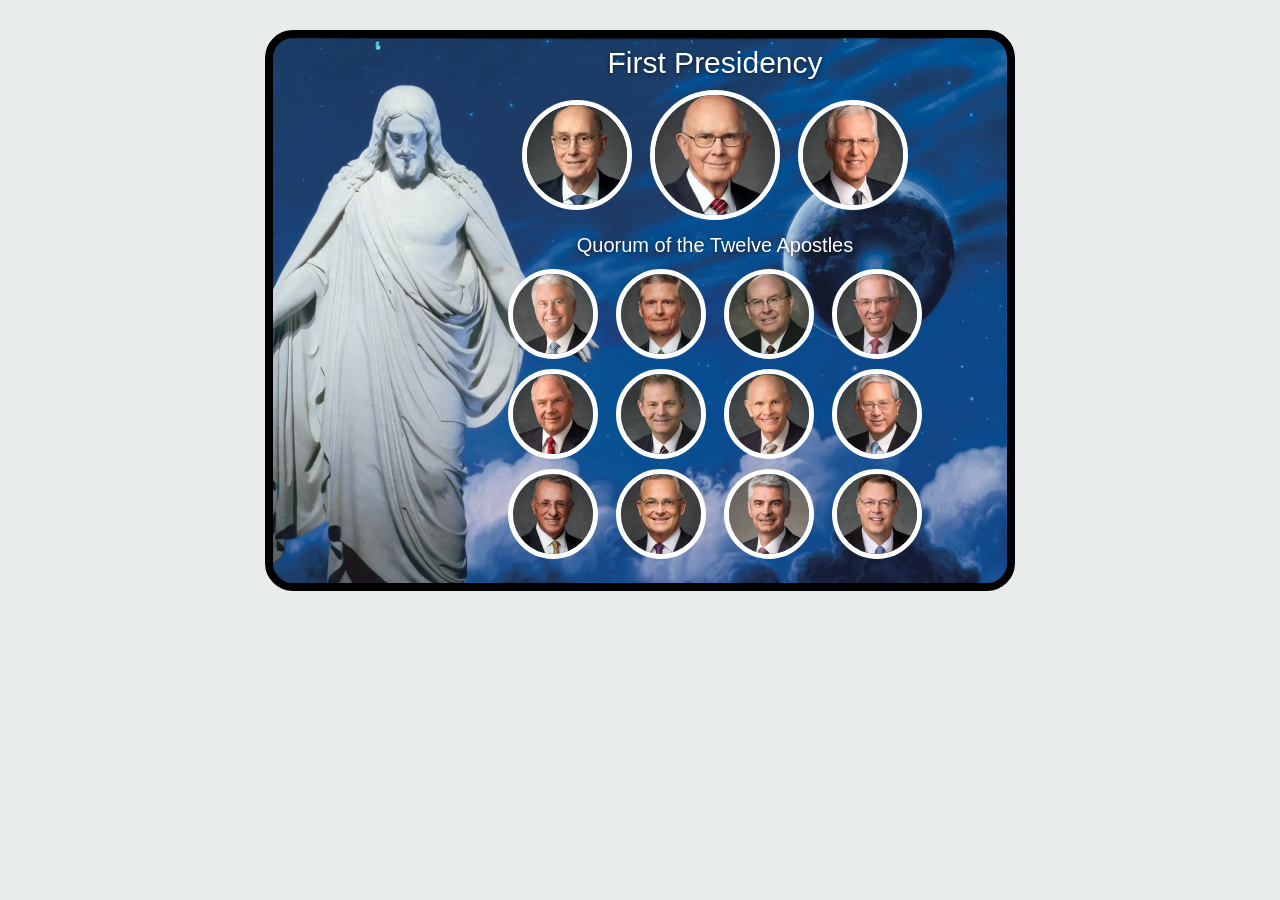
<file: ice/apostle_spotlight/apostles.html>
<!DOCTYPE html>
<html lang="en">
<head>
    <meta charset="UTF-8">
    <meta name="viewport" content="width=device-width, initial-scale=1.0">
    <title>Apostles Spotlights</title>
    <style>
        body {
            margin: 0;
            padding: 30px 20px;
            background-color: #E8ECED;
            font-family: Arial, sans-serif;
            color: #fff;
        }

        .panel {
            position: relative;
            max-width: 750px;
            margin: 0 auto;
            min-height: 550px;
            box-sizing: border-box;
            padding: 8px 20px 24px 170px; /* leave room for the statue on the left */
            border: 8px solid #000;
            border-radius: 28px;
            overflow: hidden;
            text-align: center;
            background: url("./images/christus.webp") center / cover no-repeat;
        }

        h2 {
            margin: 0;
            font-weight: normal;
            text-shadow: 0 1px 4px rgba(0, 0, 0, 0.6);
        }

        .title-main { font-size: 30px; margin-bottom: 10px; }
        .title-sub  { font-size: 20px; margin: 14px 0 12px; }

        .row {
            display: flex;
            justify-content: center;
            align-items: center;
            gap: 18px;
        }
        .row + .row { margin-top: 10px; }

    
        .apostle {
            width: 80px;
            height: 80px;
            border-radius: 50%;
            border: 5px solid #fff;
            background-color: #555; /* shows if image is missing */
            object-fit: cover;
            box-sizing: content-box;
            transition: border-color 0.3s ease, transform 0.3s ease;
        }

        .apostle:hover {
            border-color: gold;
            transform: scale(1.5);
        }        
        
        .presidency .apostle { width: 100px; height: 100px; }
        .presidency .apostle.center { width: 120px; height: 120px; }


        @media (max-width: 600px) {
            .panel { padding-left: 20px; }
            .row   { flex-wrap: wrap; }
        }
    </style>
</head>
<body>
    <main class="panel">
        <h2 class="title-main">First Presidency</h2>

        <section class="row presidency">
            <img class="apostle" src="./images/eyring.webp" alt="Eyering">
            <img class="apostle center" src="./images/oaks.webp" alt="Oaks">
            <img class="apostle" src="./images/christofferson.webp" alt="Christofferson">
        </section>

        <h2 class="title-sub">Quorum of the Twelve Apostles</h2>

        <section class="row">
            <img class="apostle" src="./images/uchtdorf.webp" alt="Uchtdorf">
            <img class="apostle" src="./images/bednar.webp" alt="Bednar">
            <img class="apostle" src="./images/cook.webp" alt="Cook">
            <img class="apostle" src="./images/anderson.webp" alt="Anderson">
        </section>

        <section class="row">
            <img class="apostle" src="./images/rasband.webp" alt="Rasband">
            <img class="apostle" src="./images/stevenson.webp" alt="Stevenson">
            <img class="apostle" src="./images/renlund.webp" alt="Renlund">
            <img class="apostle" src="./images/gong.webp" alt="Gong">
        </section>

        <section class="row">
            <img class="apostle" src="./images/soares.webp" alt="Soares">
            <img class="apostle" src="./images/kearon.webp" alt="Kearon">
            <img class="apostle" src="./images/causse.webp" alt="Causse">
            <img class="apostle" src="./images/gilbert.webp" alt="Gilbert">
        </section>
  </main>
</body>
</html>
</file>
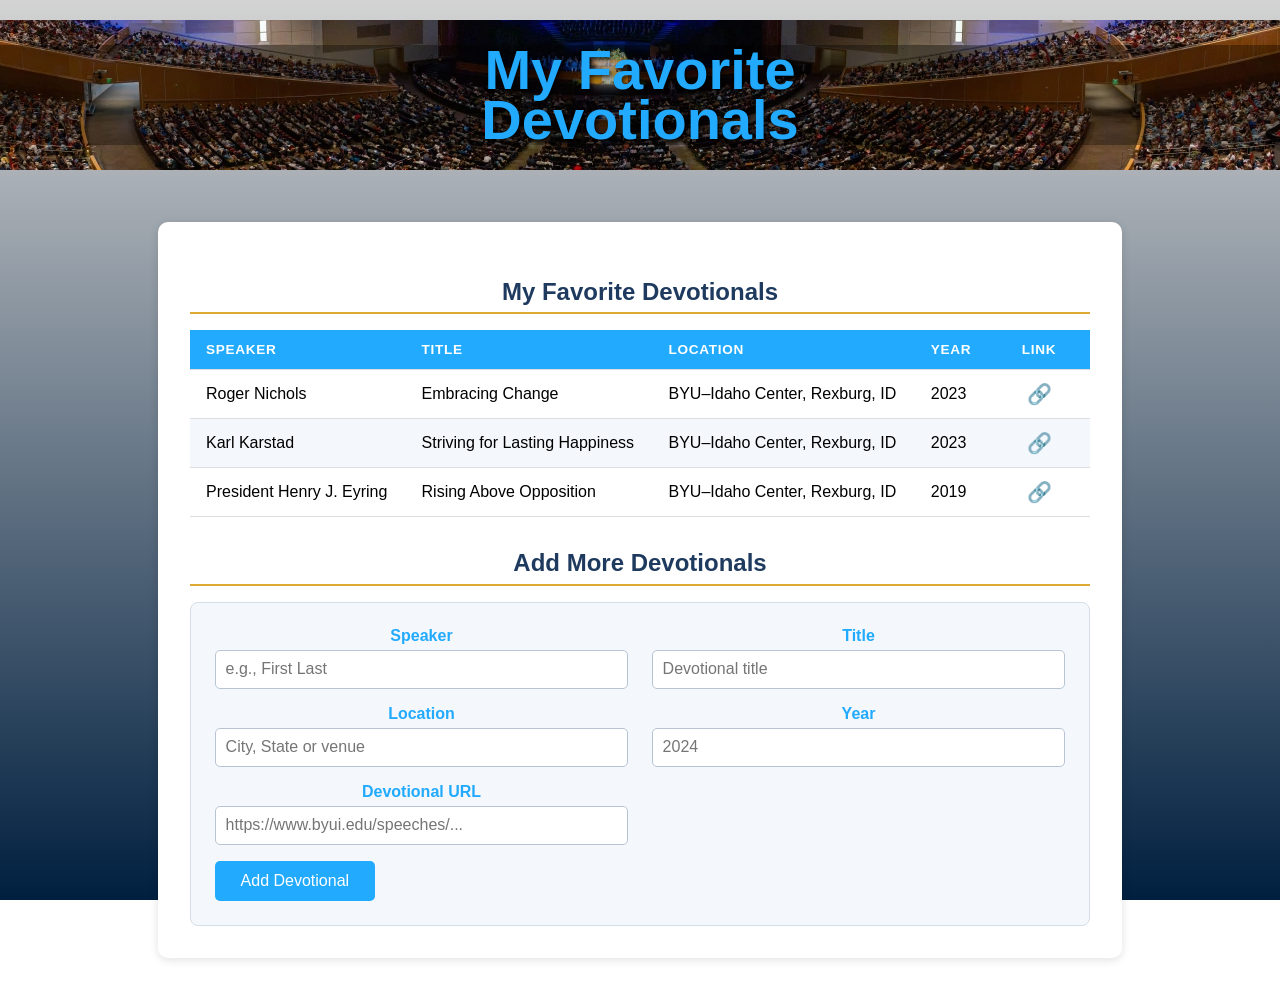
<file: ice/favorite_devo/favdevo.html>
<!DOCTYPE html>
<html lang="en">
<head>
  <meta charset="UTF-8" />
  <meta name="viewport" content="width=device-width, initial-scale=1.0"/>
  <title>My Favorite Devotionals</title>
  <link rel="stylesheet" href="styles/styles.css" />
</head>
<body>
  <div class="container">
    <header class="header">
      <div class="header-image">
        <h1>My Favorite<br>Devotionals</h1>
      </div>
    </header>
    <main>
      <div class="content-box">
        
      <h2>My Favorite Devotionals</h2>

      <table class="favorites-table">
        <thead>
          <tr>
            <th>Speaker</th>
            <th>Title</th>
            <th>Location</th>
            <th>Year</th>
            <th class="link-col">Link</th>
          </tr>
        </thead>
        <tbody>
          <tr>
            <!-- https://www.byui.edu/speeches/devotionals/roger-nichols/embracing-change -->
            <td>Roger Nichols</td>
            <td>Embracing Change</td>
            <td>BYU–Idaho Center, Rexburg, ID</td>
            <td>2023</td>
            <td class="link-col">
              <a class="devotional-link"
                href="https://www.byui.edu/speeches/devotionals/roger-nichols/embracing-change"
                target="_blank" rel="noopener noreferrer"
                aria-label="Open devotional: Embracing Change"
                title="Open devotional">🔗</a>
          </tr>
          <tr>
            <!--https://www.byui.edu/speeches/karl-karstad/striving-for-lasting-happiness-->
            <td>Karl Karstad</td>
            <td>Striving for Lasting Happiness</td>
            <td>BYU–Idaho Center, Rexburg, ID</td>
            <td>2023</td>
            <td class="link-col">
              <a class="devotional-link"
                href="https://www.byui.edu/speeches/karl-karstad/striving-for-lasting-happiness"
                target="_blank" rel="noopener noreferrer"
                aria-label="Open devotional: Striving for Lasting Happiness"
                title="Open devotional">🔗</a>
            </td>            
          </tr>
          <tr>
            <!--https://www.byui.edu/speeches/henry-j-eyring/rising-above-opposition-->
            <td>President Henry J. Eyring</td>
            <td>Rising Above Opposition</td>
            <td>BYU–Idaho Center, Rexburg, ID</td>
            <td>2019</td>
            <td class="link-col">
              <a class="devotional-link"
                href="https://www.byui.edu/speeches/henry-j-eyring/rising-above-opposition"
                target="_blank" rel="noopener noreferrer"
                aria-label="Open devotional: Rising Above Opposition"
                title="Open devotional">🔗</a>
            </td>
          </tr>
        </tbody>
      </table>

      <h2>Add More Devotionals</h2>

      <form class="devotional-form" action="#" method="post">
        <div class="form-group">
          <label for="speaker">Speaker</label>
          <input type="text" id="speaker" name="speaker" placeholder="e.g., First Last">
        </div>

        <div class="form-group">
          <label for="title">Title</label>
          <input type="text" id="title" name="title" placeholder="Devotional title">
        </div>

        <div class="form-group">
          <label for="location">Location</label>
          <input type="text" id="location" name="location" placeholder="City, State or venue">
        </div>

        <div class="form-group">
          <label for="year">Year</label>
          <input type="number" id="year" name="year" min="1900" max="2100" placeholder="2024">
        </div>

        <div class="form-group form-group-wide">
          <label for="url">Devotional URL</label>
          <input type="url" id="url" name="url" placeholder="https://www.byui.edu/speeches/...">
        </div>

        <button type="submit">Add Devotional</button>
      </form>


      </div>
    </main>
  </div>
</body>
</html>
</file>
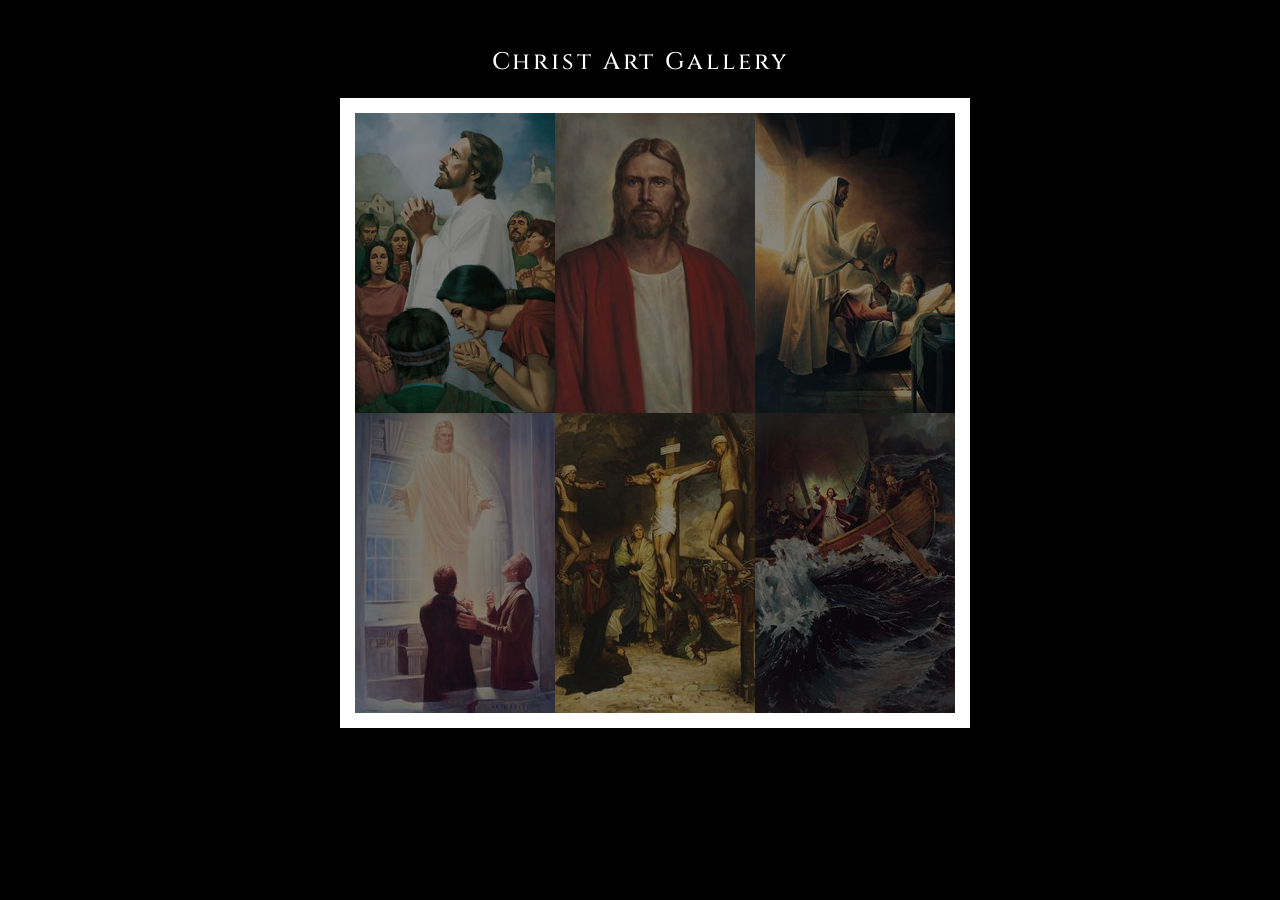
<file: ice/gallery/gallery.html>
<!DOCTYPE html>
<html lang="en">
<head>
    <meta charset="UTF-8">
    <meta name="viewport" content="width=device-width, initial-scale=1.0">
    <title>Images of Christ</title>
    /* Added Additional Fonts for title */
    <link rel="preconnect" href="https://fonts.googleapis.com">
    <link rel="preconnect" href="https://fonts.gstatic.com" crossorigin>
    <link href="https://fonts.googleapis.com/css2?family=Cinzel:wght@500&display=swap" rel="stylesheet">
    <style>
        body {
            background: black;
        }
        #wrapper{
            width: 600px;
            margin: 0 auto;
        }
        nav { /* Changed Font Selection */
            color: white;
            text-align: center;
            font-family: 'Cinzel', 'Trajan Pro', 'Palatino Linotype', Georgia, serif;
        }
        nav h1 {
            font-weight: 500;
            letter-spacing: 0.12em;
        }
        #gallery{
            display: grid;
            grid-template-columns: 200px 200px 200px;
            border: 15px solid rgb(255, 255, 255);
            width: 100%;
            background-color: #111;
        }
        #gallery a {
            cursor: url('images/christus.png'), pointer;
        }
        #gallery img {
            /* make a thumbnail of the image that is 200x300 
               instead of using width and height here to help the page load faster */
            width: 200px; 
            height: 300px;
            /* Modified how the pictures are faded before hovering */
            display:block;
            filter: brightness(55%) saturate(80%);
            transition: filter 0.3s ease;
        }
        #gallery img:hover{
            filter: brightness(100%) saturate(100%);
        }
    </style>
</head>
<body>
    <div id="wrapper">
        <nav>
            <h1>Christ Art Gallery</h1>
        </nav>
        <main>
            <div id="gallery">
                <a href="images/big/img1.jpg"><img src="images/small/img1.jpg" alt="Christ praying with the Nephites" ></a>
                <a href="images/big/img2.jpg"><img src="images/small/img2.jpg" alt="Jesus the Christ" ></a>
                <a href="images/big/img3.jpg"><img src="images/small/img3.jpg" alt="Jesus Raising the Daughter of Jairus" ></a>
                <a href="images/big/img4.jpg"><img src="images/small/img4.jpg" alt="The Lord Appears in the Kirtland Temple" ></a>
                <a href="images/big/img5.jpg"><img src="images/small/img5.jpg" alt="Crucifixion of Jesus Christ" ></a>
                <a href="images/big/img6.jpg"><img src="images/small/img6.jpg" alt="Jesus Calms the Storm" ></a>
            </div>
        </main>
    </div>
</body>
</html>
</file>
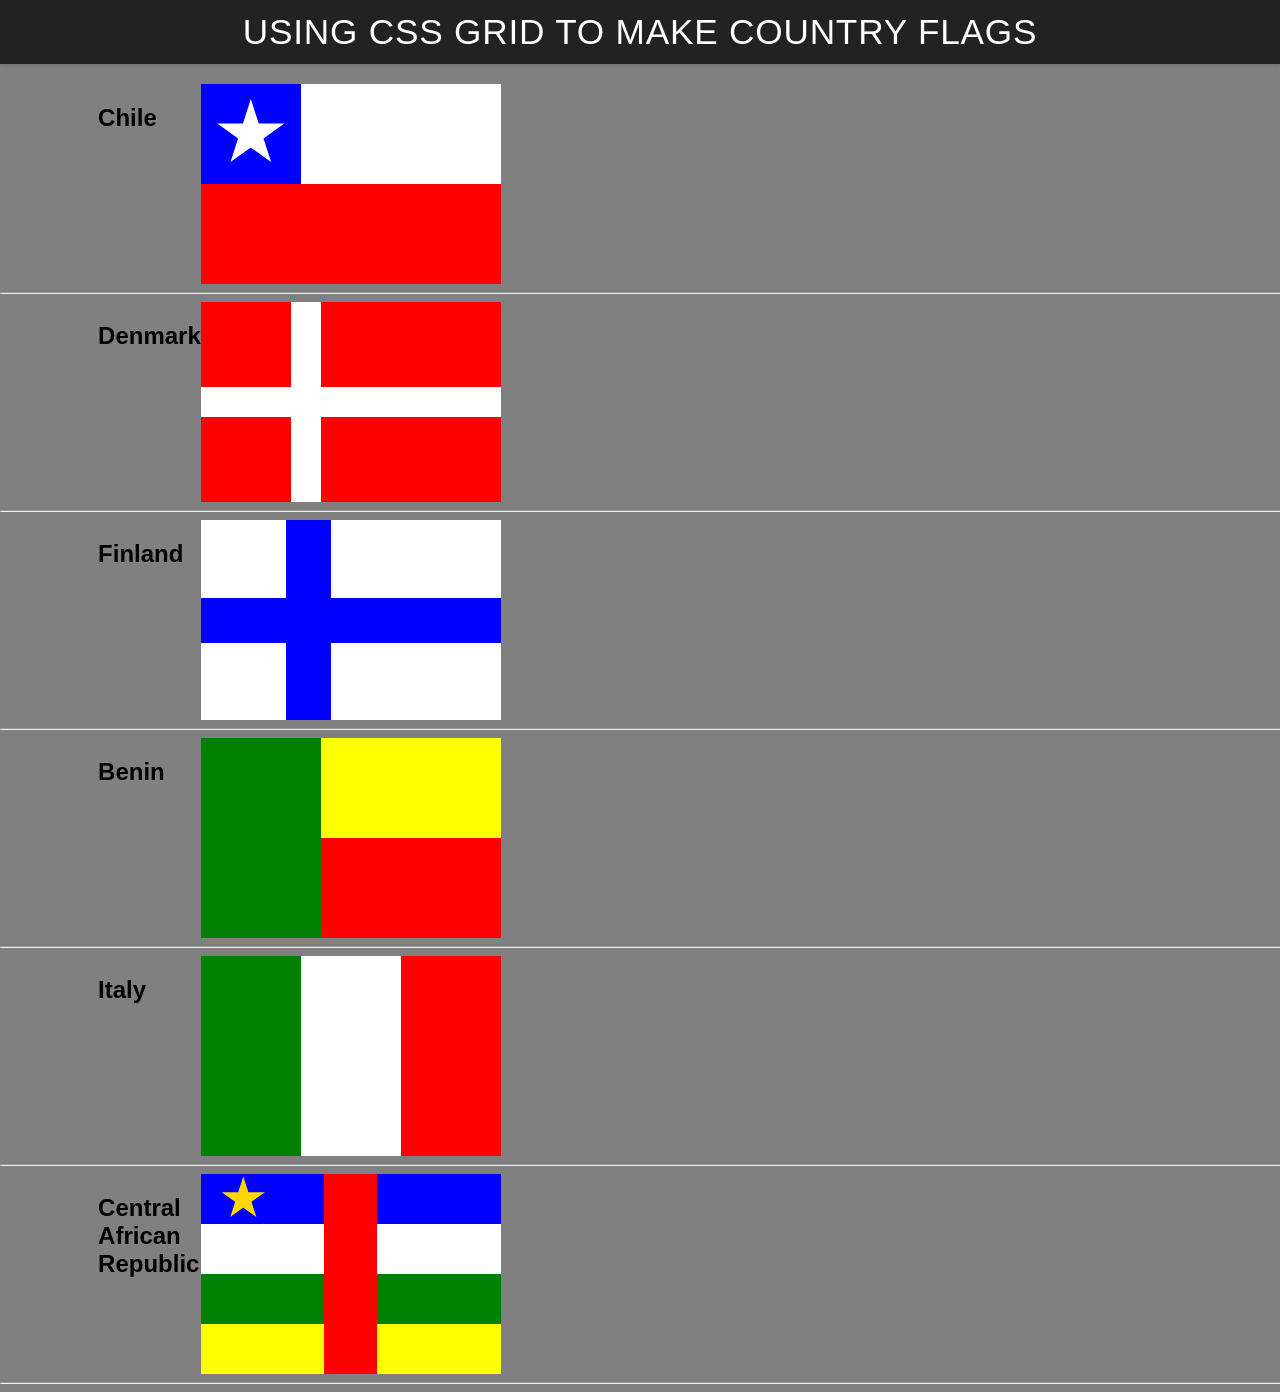
<file: ice/grid_flags/flags.html>
<!DOCTYPE html>
<html lang="en">

<head>
    <meta charset="UTF-8">
    <meta name="viewport" content="width=device-width, initial-scale=1.0">
    <title>Flag</title>
    <style>
        body {
            margin: 0;
            font-family: 'Helvetica Neue', sans-serif;
            background-color: gray;
        }

        header {
            background-color: #222;
            color: #fff;
            padding: 0.75rem 1.5rem;
            display: flex;
            align-items: center;
            justify-content: center;
            font-size: 1.1rem;
            letter-spacing: 0.05rem;
            text-transform: uppercase;
            box-shadow: 0 2px 4px rgba(0, 0, 0, 0.1);
        }

        header h1 {
            margin: 0;
            font-weight: 400;
        }
        
        main {
            display: grid;
            grid-template-columns: .1fr .1fr 1fr .1fr;
            margin-top: 20px;
        }
        hr {
            width: 100%;
            grid-column: 1 / 5;
        }
        h2 {
            grid-column: 2/3;
        }

/* -=-=-=- CHILE -=-=-=- */
        #blue {
            background: blue;
            grid-column: 1 / 2;
            display: grid;
            align-items: center;
            justify-items: center;
        }

        #white {
            background: white;
            grid-column: 2 / 4;
        }

        #red {
            background: red;
            grid-column: 1 / 4;
        }

        #chile {
            display: grid;
            grid-template-columns: 1fr 1fr 1fr;
            grid-template-rows: 1fr 1fr;
            height: 200px;
            width: 300px;
        }

        .star {
            width: 70px;
            aspect-ratio: 1;
            background: white;
            clip-path: polygon(50% 0, 79% 90%, 2% 35%, 98% 35%, 21% 90%);
        }

/* -=-=-=-=- DENMARK -=-=-=- */
        #denmark {
            display: grid;
            grid-template-columns: 1fr 2fr;
            grid-template-rows: 1fr 1fr;
            width: 300px;
            height: 200px;
            grid-gap: 30px;
            background-color: white;          
        }

        #dred1, #dred2, #dred3, #dred4 {
            background: red;
        }


/* -=-=-=-=- FINLAND -=-=-=-=- */
        #finland {
            display: grid;
            grid-template-columns: 1fr 2fr;
            grid-template-rows: 1fr 1fr;
            width: 300px;
            height: 200px;
            grid-gap: 45px;
            background-color: blue;
        }

        #fwhite1, #fwhite2, #fwhite3, #fwhite4 {
            background: white;
        }


/* -=-=-=-=-=- BENIN -=-=-=-=-=- */        
        #benin {
            display: grid;
            grid-template-columns: 2fr 3fr;
            grid-template-rows: 1fr 1fr;
            width: 300px;
            height: 200px;
        }

        #bgreen {
            background: green;
            grid-column: 1 / 2;
            grid-row: 1 / 3;
        }

        #byellow {
            background: yellow;
            grid-column: 2 / 3;
            grid-row: 1 / 2;
        }

        #bred {
            background: red;
            grid-column: 2 / 3;
            grid-row: 2 / 3;
        }

/* -=-=-=-=-=-=- ITALY -=-=-=-=-=-=- */
        #italy {
            display: grid;
            grid-template-columns: 1fr 1fr 1fr;
            width: 300px;
            height: 200px;
        }

        #igreen { background: green; }
        #iwhite { background: white; }
        #ired   { background: red; }

/* -=-=-=-=-=-=- C.A.R. -=-=-=-=-=-=- */        
        #car {
            display: grid;
            grid-template-columns: 7fr 3fr 7fr;
            grid-template-rows: repeat(4, 1fr);
            width: 300px;
            height: 200px;
        }

        #cblue, #cwhite, #cgreen, #cyellow {
            grid-column: 1 / 4;
        }

        #cblue   { grid-row: 1 / 2; background: blue;
                   display: grid;
                   grid-template-columns: 7fr 3fr 7fr;
                   align-items: center;
                   justify-items: center; }
        #cwhite  { grid-row: 2 / 3; background: white; }
        #cgreen  { grid-row: 3 / 4; background: green; }
        #cyellow { grid-row: 4 / 5; background: yellow;}

        #cred {
            grid-column: 2 / 3;
            grid-row: 1 / 5;
            background: red
        }

        #car .star {
            width: 45px;
            background: gold;
            grid-column: 1 / 2;
            justify-self: start;
            margin-left: 20px;
        }

    </style>
</head>


<body>
    <header>
        <h1>Using CSS Grid to make Country Flags</h1>
    </header>
    <main>
        <h2>Chile</h2>
        <div id="chile">
            <div id="blue">
                <div class="star"></div>
            </div>
            <div id="white"></div>
            <div id="red"></div>
        </div>
        <hr>

        <h2>Denmark</h2>
        <div id="denmark">
            <div id="dred1"></div>
            <div id="dred2"></div>
            <div id="dred3"></div>
            <div id="dred4"></div>
        </div>
        <hr>

        <h2>Finland</h2>
        <div id="finland">
            <div id="fwhite1"></div>
            <div id="fwhite2"></div>
            <div id="fwhite3"></div>
            <div id="fwhite4"></div>
        </div>
        <hr>

        <h2>Benin</h2>
        <div id="benin">
            <div id="bgreen"></div>
            <div id="byellow"></div>
            <div id="bred"></div>
        </div>
        <hr>

        <h2>Italy</h2>
        <div id="italy">
            <div id="igreen"></div>
            <div id="iwhite"></div>
            <div id="ired"></div>
        </div>
        <hr>

        <h2>Central African Republic</h2>
        <div id="car">
            <div id="cblue">
                <div class="star"></div>
            </div>
            <div id="cwhite"></div>
            <div id="cgreen"></div>
            <div id="cyellow"></div>
            <div id="cred"></div>
        </div>
        <hr>
    </main>
</body>

</html>
</file>
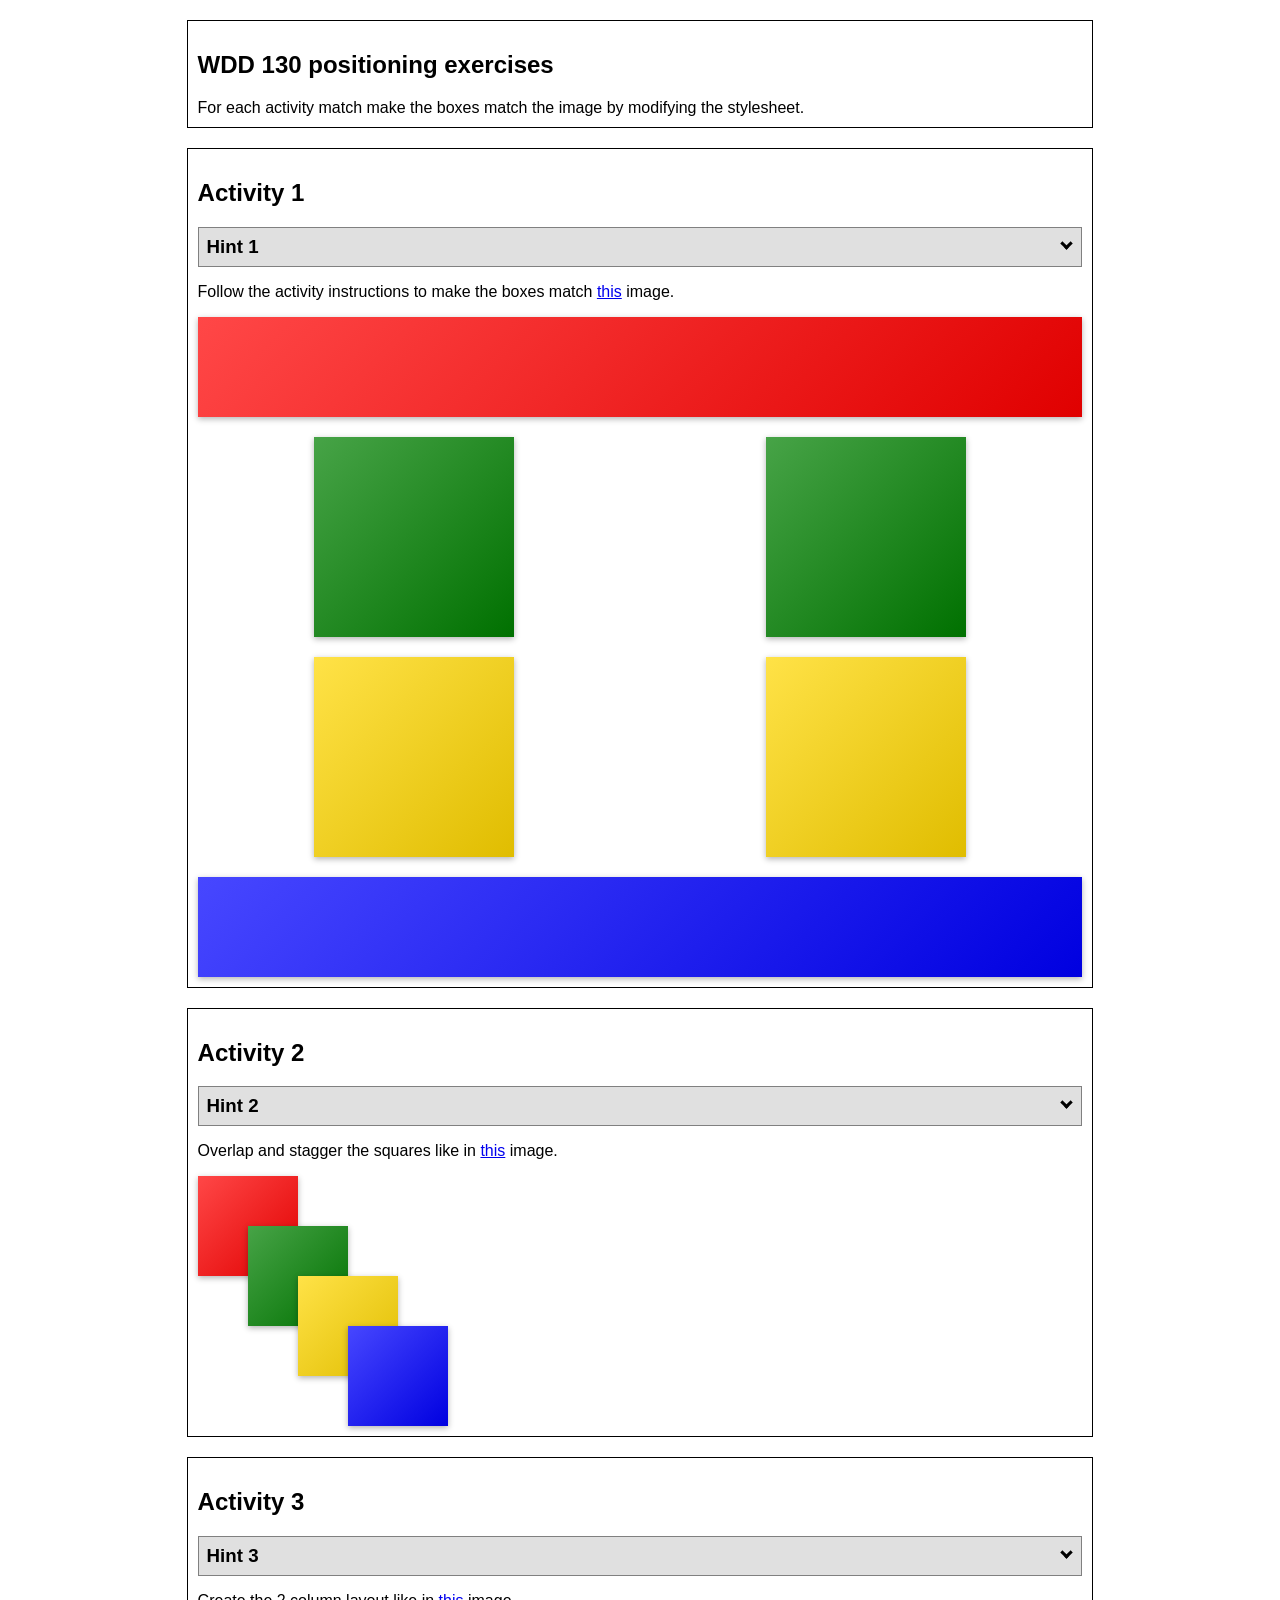
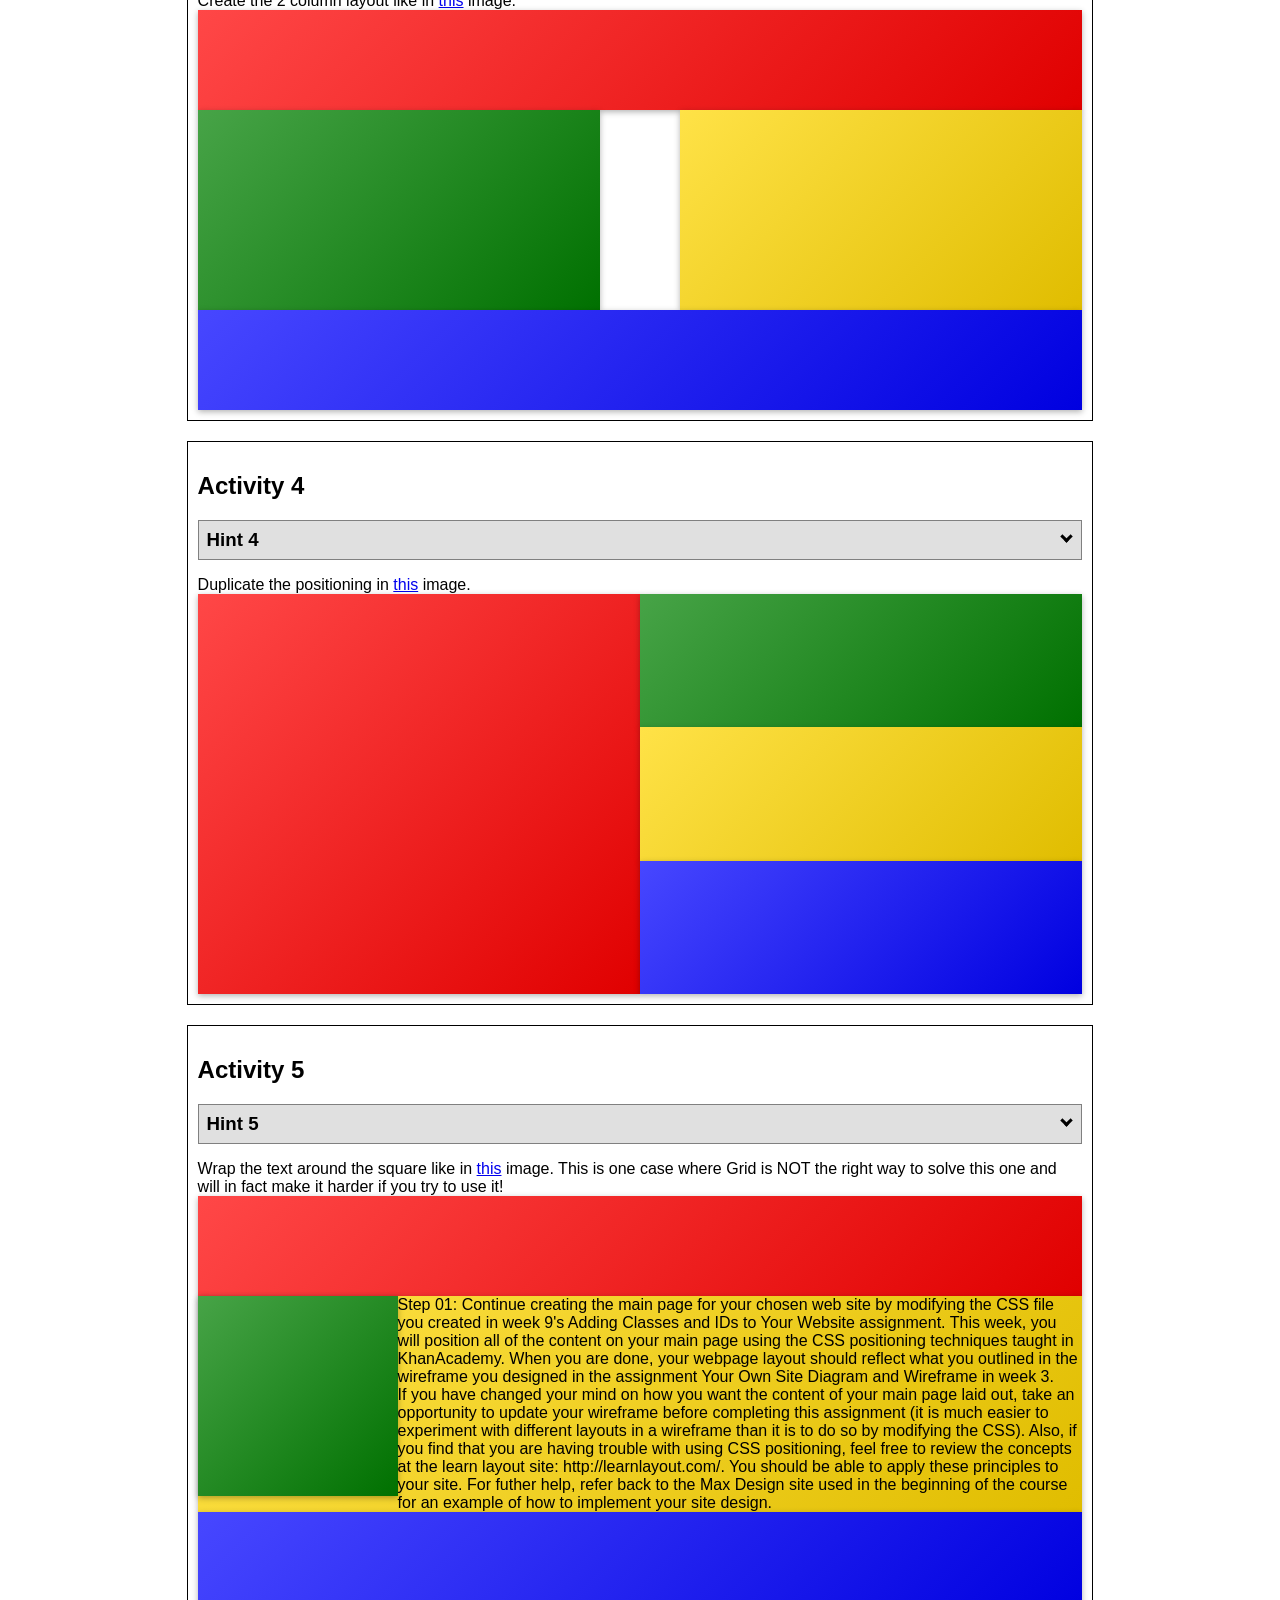
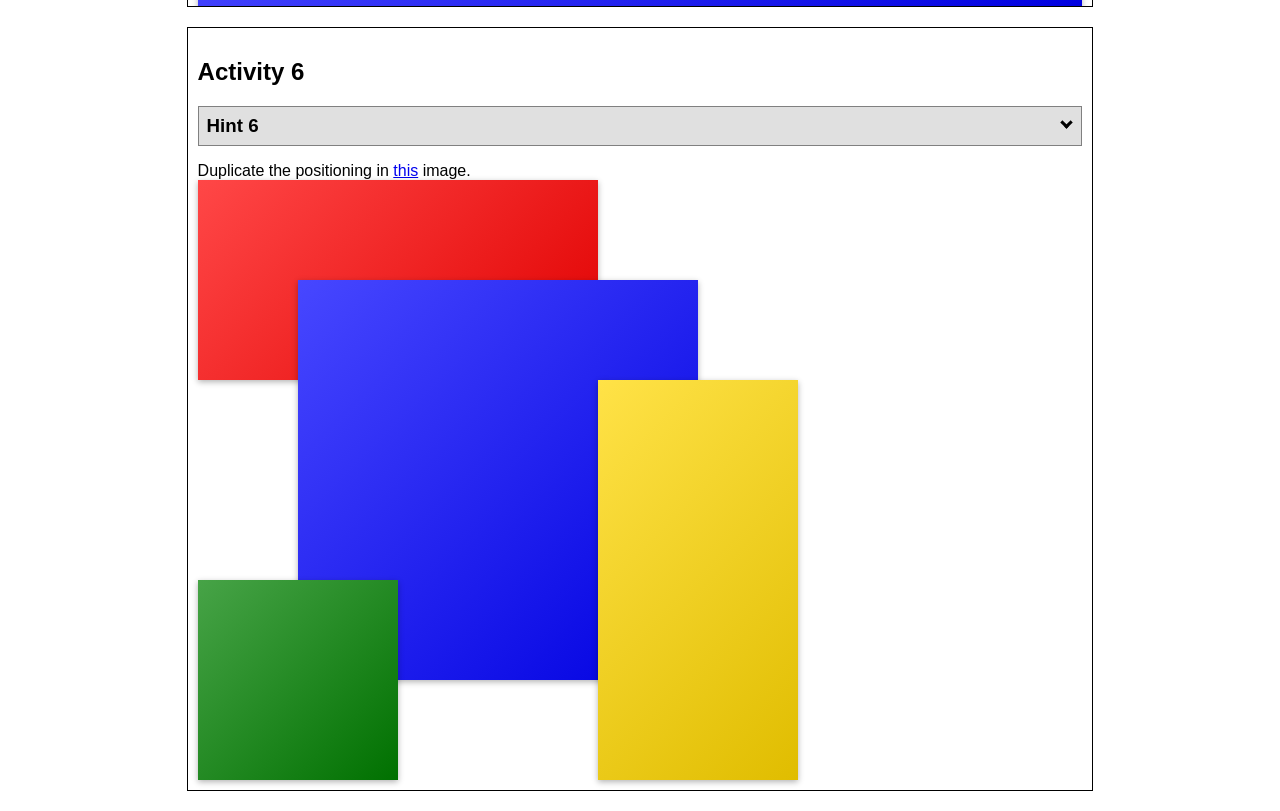
<file: ice/positioning/positioning.html>
<!DOCTYPE html>
<html lang="en">
  <head>
    <!-- HTML - Name: positioning.html -->
    <title>Positioning Activity</title>
    <link rel="stylesheet" type="text/css" href="positionstyles.css" />
  </head>
  <body>
    <div class="activity">
      <h2>WDD 130 positioning exercises</h2>
      For each activity match make the boxes match the image by modifying the stylesheet.</div>
    <div class="activity">
      <h2>Activity 1</h2>
      <section class="hint"><input type="checkbox" ><i></i> <h3>Hint 1</h3><div><p>Use the activity instructions for the firt activity</a></p></div></section>
      <p>Follow the activity instructions to make the boxes match  <a href="images/example1.png" target="_blank">this</a> image.</p>
      <div class="content1" >
        <div class="red1" ></div>
        <div class="green1" ></div>
        <div class="green1" ></div>
        <div class="yellow1"></div>
        <div class="yellow1"></div>
        <div class="blue1"></div>
      </div>
    </div>
    <div class="activity">
      <h2>Activity 2</h2>
      <section class="hint"><input type="checkbox" > <h3>Hint 2</h3><i></i><div>
      <ul>
      <li>grid-template-columns: 50px 50px 50px 50px 50px </li></ul></div></section>
      <p>Overlap and stagger the squares like in <a href="images/example2.png" target="_blank">this</a> image.</p>
      <div class="content2" >
        <div class="red2" ></div>
        <div class="green2" ></div>
        <div class="yellow2"></div>
        <div class="blue2"></div>
      </div>
    </div>
    <div class="activity">
      <h2>Activity 3</h2>
      <section class="hint"><input type="checkbox" > <h3>Hint 3</h3><i></i><div><p>This one is going to be best solved with CSS Grid. Remember to make the boxes the right width first...then start moving them around. </p><h4>Properties used:</h4><ul><li>display:grid;</li><li>grid-template-columns:</li><li>grid-column-gap:</li>
        <li>grid-column:</li>  </ul></div></section>
      Create the 2 column layout like in <a href="images/example3.png" target="_blank">this</a>  image.
      <div class="content3" >
        <div class="red3" ></div>
        <div class="green3" ></div>
        <div class="yellow3"></div>
        <div class="blue3"></div>
      </div>
    </div>
    <div class="activity">
      <h2>Activity 4</h2>
      <section class="hint"><input type="checkbox" > <h3>Hint 4</h3><i></i><div><p>For the others we have been primarily concerned with width. For this one you will need to adjust height as well. </p><h4>Properties used:</h4><ul><li>display:grid;</li><li>grid-template-columns:</li><li>grid-row:</li></ul></div></section>
      Duplicate the positioning in <a href="images/example4.png" target="_blank">this</a> image. 
      <div class="content4" >
        <div class="red4" ></div>
        <div class="green4" ></div>
        <div class="yellow4"></div>
        <div class="blue4"></div>
      </div>
    </div>

    <div class="activity">
      <h2>Activity 5</h2>
      <section class="hint"><input type="checkbox" > <h3>Hint 5</h3><i></i><div><p>Grid is <strong>not</strong> the right way to do this.  In fact there is only one way to really do that...and that is with float. Remember that we float the thing we want the text to wrap around.  Also remember to start by making all the shapes the right size and shape.</p><h4>Properties used:</h4><ul><li>float: left;</li></ul></div></section>
      Wrap the text around the square like in <a href="images/example5.png" target="_blank">this</a> image. This is one case where Grid is NOT the right way to solve this one and will in fact make it harder if you try to use it!
      <div class="content5" >
        <div class="red5" ></div>
        <div class="green5" ></div>
        <div class="yellow5">Step 01: Continue creating the main page for your chosen web site by modifying the CSS file you created in week 9's Adding Classes and IDs to Your Website assignment. This week, you will position all of the content on your main page using the CSS positioning techniques taught in KhanAcademy. When you are done, your webpage layout should reflect what you outlined in the wireframe you designed in the assignment Your Own Site Diagram and Wireframe in week 3. <br />
          If you have changed your mind on how you want the content of your main page laid out, take an opportunity to update your wireframe before completing this assignment (it is much easier to experiment with different layouts in a wireframe than it is to do so by modifying the CSS). Also, if you find that you are having trouble with using CSS positioning, feel free to review the concepts at the learn layout site: http://learnlayout.com/. You should be able to apply these principles to your site. For futher help, refer back to the Max Design site used in the beginning of the course for an example of how to implement your site design.</div>
        <div class="blue5"></div>
      </div>
    </div>
    <div class="activity">
      <h2>Activity 6</h2>
      <section class="hint"><input type="checkbox" > <h3>Hint 6</h3><i></i><div><p>This one is all about visualizing the grid behind the layout. If you are having a hard time doing that first: all the sizes are even multiples of 100, and second here is another example with the lines drawn: <a href="images/example6-hint.png" target="_blank">example 6 with lines</a>. For this one you will find it easiest if you use px for the column width. You can also use <kbd>z-index</kbd> to control the element layering.    </p><h4>Properties used:</h4><ul><li>display:grid;</li><li>grid-template-columns:</li><li>grid-column:</li><li>grid-row:</li><li><a href="https://www.w3schools.com/cssref/pr_pos_z-index.asp" target="_blank">z-index:</a></li></ul></div></section>
      Duplicate the positioning in <a href="images/example6.png" target="_blank">this</a> image.
      <div class="content6" >
        <div class="red6" ></div>
        <div class="green6" ></div>
        <div class="yellow6"></div>
        <div class="blue6"></div>
      </div>
    </div>
  </body>
</html>
</file>
<file: styles/Styles.css>
/* -=-=-=-=- Fonts -=-=-=-=- */

@font-face {
  font-family: "Italianno";
  src: url("../portal_page/fonts/Italianno/Italianno-Regular.ttf") format("truetype");
  font-weight: 400;
  font-display: swap;
}

@font-face {
  font-family: "Felipa";
  src: url("../portal_page/fonts/Felipa/Felipa-Regular.ttf") format("truetype");
  font-weight: 400;
  font-display: swap;
}

@font-face {
  font-family: "Days One";
  src: url("../portal_page/fonts/Days_One/DaysOne-Regular.ttf") format("truetype");
  font-weight: 400;
  font-display: swap;
}

@font-face {
  font-family: "BioRhyme_light";
  src: url("../portal_page/fonts/BioRhyme/static/BioRhyme-Light.ttf") format("truetype");
  font-weight: 300;
  font-display: swap;
}

@font-face {
  font-family: "BioRhyme_regular";
  src: url("../portal_page/fonts/BioRhyme/static/BioRhyme-Regular.ttf") format("truetype");
  font-weight: 400;
  font-display: swap;
}

@font-face {
  font-family: "BioRhyme_bold";
  src: url("../portal_page/fonts/BioRhyme/static/BioRhyme-Bold.ttf") format("truetype");
  font-weight: 700;
  font-display: swap;
}

/* -=-=-=-=- Variables -=-=-=-=- */

:root {
  /* Site colors */
  --forest: #2F4A32;
  --parchment: #efe6d2;
  --bark: #634133;
  --moss: #329f5b;
  --slate: #6d8a96;


  /* Color Mixes */
  --parchment-light: color-mix(in srgb, var(--parchment) 50%, #fff);
  --slate-tint: color-mix(in srgb, var(--slate) 25%, var(--parchment));
  --line: color-mix(in srgb, var(--bark) 25%, var(--parchment));


  /* Fonts */
  --font-script: "Italianno", cursive;          /* calligraphy: page title */
  --font-display: "Felipa", cursive;            /* calligraphy: headings */
  --font-body: "BioRhyme_bold", Georgia, serif;      /* serif: body text */
  --font-ui: "Days One", system-ui, sans-serif; /* sans: nav, card titles, tags */
  --radius: 4px;
  --max-width: 1040px;
}


*,
*::before,
*::after {
  box-sizing: border-box;
}

@media (prefers-reduced-motion: no-preference) {
  html {
    scroll-behavior: smooth;
  }
}

body {
  margin: 0;
  font-family: var(--font-body);
  font-weight: 300;
  font-size: 1rem;
  line-height: 1.7;
  color: var(--bark);
  background: var(--parchment);
}

img {
  max-width: 100%;
  height: auto;
  display: block;
}

a {
  color: var(--forest);
  text-decoration-color: var(--moss);
  text-decoration-thickness: 2px;
  text-underline-offset: 3px;
}

a:hover {
  color: var(--bark);
}

:focus-visible {
  outline: 3px solid var(--bark);
  outline-offset: 3px;
}

h1,
h2,
h3 {
  margin: 0 0 0.5em;
  line-height: 1.2;
  color: var(--forest);
}

h2 {
  font-family: var(--font-display);
  font-weight: 400;
  font-size: 2.1rem;
}

h3 {
  font-family: var(--font-ui);
  font-weight: 400;
  font-size: 1.05rem;
}

p { margin: 0 0 1em; }

.container {
  width: min(100% - 2rem, var(--max-width));
  margin-inline: auto;
}

.skip-link {
  position: absolute;
  left: 1rem;
  top: -4rem;
  padding: 0.5rem 1rem;
  background: var(--parchment);
  color: var(--forest);
  font-family: var(--font-ui);
  border-radius: var(--radius);
  z-index: 10;
}

.skip-link:focus {
  top: 1rem;
}

/* -=-=-=-=- Header -=-=-=-=- */

.site-header {
  background: var(--forest);
  color: var(--parchment);
  border-bottom: 4px solid var(--moss);
}

.header-inner {
  display: flex;
  align-items: center;
  justify-content: space-between;
  flex-wrap: wrap;
  gap: 0.75rem 2rem;
  padding-block: 0.9rem;
}

.header-inner :focus-visible,
.site-footer :focus-visible {
  outline-color: var(--parchment);
}

.brand {
  display: flex;
  align-items: center;
  gap: 1rem;
  color: var(--parchment);
  text-decoration: none;
}

.brand:hover {
  color: var(--parchment);
}

.brand-logo {
  flex-shrink: 0;
}

.brand-text {
  display: flex;
  flex-direction: column;
}

.site-title {
  margin: 0;
  font-family: var(--font-script);
  font-weight: 400;
  font-size: clamp(2rem, 5vw, 2.75rem);
  line-height: 1;
  color: var(--parchment);
}

.site-sub {
  font-family: var(--font-ui);
  font-size: 0.85rem;
}

.nav-list {
  display: flex;
  flex-wrap: wrap;
  gap: 0.5rem 1.75rem;
  list-style: none;
  margin: 0;
  padding: 0;
}

.nav-list a {
  font-family: var(--font-ui);
  font-size: 0.9rem;
  letter-spacing: 0.06em;
  text-transform: uppercase;
  color: var(--parchment);
  text-decoration: none;
  padding-block: 0.25rem;
  border-bottom: 2px solid transparent;
}

.nav-list a:hover,
.nav-list a[aria-current="page"] {
  border-bottom-color: var(--moss);
}

/* ---------- Bio band ---------- */

.bio {
  display: flex;
  align-items: center;
  justify-content: space-evenly;
  gap: 2rem;
  margin-top: 1.5rem;
  padding: 1.5rem 1.5rem;
  background: var(--slate-tint);
  border: 3px solid var(--line);
  border-radius: var(--radius);
  scroll-margin-top: 1rem;
}

.bio-text {
  max-width: 40rem;
}

.bio h2 {
  font-size: 1.75rem;
  margin-bottom: 0.25rem;
}

.bio p {
  margin: 0;
}

.portrait {
  flex-shrink: 0;
  width: 120px;
  height: 120px;
  border-radius: 50%;
  border: 4px solid var(--forest);
}

/* ---------- Project showcase ---------- */

.showcase {
  padding-block: 3rem 4.5rem;
}

.showcase-title {
  text-align: center;
  font-size: clamp(2.4rem, 6vw, 3.5rem);
  margin-bottom: 0.25rem;
}

.showcase-intro {
  max-width: 34rem;
  margin: 0 auto 2rem;
  text-align: center;
}


.card-grid { /* Auto-fit grid */
  display: grid;
  grid-template-columns: repeat(auto-fit, minmax(260px, 1fr));
  gap: 1.5rem;
}

.card {
  position: relative; /* Whole card is link */
  display: flex;
  flex-direction: column;
  background: var(--parchment-light);
  border: 4px solid var(--line);
  border-radius: var(--radius);
  overflow: hidden;
  scroll-margin-top: 1.5rem;
  transition: border-color 0.15s;
}

.card:hover,
.card:focus-within {
  border-color: var(--moss);
}

.card-img {
  width: 100%;
  aspect-ratio: 3 / 2;
  object-fit: cover;
  background: var(--slate-tint);
  border-bottom: 2px solid var(--line);
}

.card-body {
  display: flex;
  flex-direction: column;
  flex: 1;
  padding: 1.1rem;
}

.card-title {
  margin-bottom: 0.4rem;
}

/* Stretched link: makes the entire card clickable */
.card-link {
  color: var(--forest);
  text-decoration: none;
}

.card-link::after {
  content: "";
  position: absolute;
  inset: 0;
}

.card-link:hover {
  color: var(--bark);
}

.card-link:focus-visible {
  outline: none; /* the ring is drawn on the card instead */
}

.card:has(.card-link:focus-visible) {
  outline: 3px solid var(--bark);
  outline-offset: 3px;
}

.card-text {
  font-size: 0.9rem;
  line-height: 1.6;
  margin-bottom: 1rem;
}

.tags {
  display: flex;
  flex-wrap: wrap;
  gap: 0.4rem;
  list-style: none;
  margin: auto 0 0;
  padding: 0;
}

.tags li {
  font-family: var(--font-ui);
  font-size: 0.75rem;
  padding: 0.1rem 0.6rem;
  color: var(--forest);
  background: var(--slate-tint);
  border-radius: var(--radius);
}

/* ---------- Footer ---------- */

.site-footer {
  background: var(--forest);
  color: var(--parchment);
  padding-block: 1.75rem 1.25rem;
  font-size: 0.9rem;
}

.site-footer a {
  color: var(--parchment);
  text-decoration-color: var(--moss);
}

.footer-top {
  display: flex;
  align-items: center;
  justify-content: space-between;
  flex-wrap: wrap;
  gap: 1rem 2rem;
}

.footer-brand {
  display: block;
  line-height: 0;
}

.footer-links,
.social {
  display: flex;
  flex-wrap: wrap;
  gap: 0.5rem 1.5rem;
  list-style: none;
  margin: 0;
  padding: 0;
}

.footer-links a {
  font-family: var(--font-ui);
  text-decoration: none;
  border-bottom: 2px solid transparent;
  padding-block: 0.15rem;
}

.footer-links a:hover {
  border-bottom-color: var(--moss);
}

.social {
  gap: 1rem;
}

.social a {
  display: block;
  line-height: 0;
  padding-block: 0.15rem;
  border-bottom: 2px solid transparent;
}

.social a:hover {
  border-bottom-color: var(--moss);
}

.legal {
  display: flex;
  flex-wrap: wrap;
  justify-content: center;
  gap: 0.25rem 1.25rem;
  margin: 1.5rem 0 0;
  padding-top: 1rem;
  border-top: 1px solid color-mix(in srgb, var(--parchment) 30%, var(--forest));
  font-size: 0.8rem;
  text-align: center;
}

/* ---------- Small screens ---------- */

@media (max-width: 560px) {
  .bio {
    flex-direction: column-reverse;
    text-align: center;
  }

  .footer-top {
    flex-direction: column;
    text-align: center;
  }

  .footer-links {
    justify-content: center;
  }
}

/* ==========================================================
   ICE page (ice.html)
   ========================================================== */


.page {
  padding-block: 3rem 4.5rem;
}

.page-intro .showcase-intro {
  margin-bottom: 2.5rem;
}

h4 {
  margin: 0 0 0.25rem;
  font-family: var(--font-ui);
  font-weight: 400;
  font-size: 0.9rem;
  color: var(--forest);
}

code {
  padding: 0.05em 0.35em;
  font-size: 0.85em;
  background: var(--slate-tint);
  border-radius: var(--radius);
}

/* ---------- Challenge write-ups ---------- */

.challenges {
  display: grid;
  gap: 1.5rem;
}

.challenge {
  display: grid;
  grid-template-columns: minmax(0, 280px) 1fr;
  background: var(--parchment-light);
  border: 2px solid var(--line);
  border-radius: var(--radius);
  overflow: hidden;
}

.challenge-img {
  width: 100%;
  height: 100%;
  min-height: 190px;
  object-fit: cover;
  background: var(--slate-tint);
  border-right: 2px solid var(--line);
}

/* Keeps the left side of a wide picture in view when the box is tall and narrow */
.img-left {
  object-position: left center;
}

.challenge-body {
  padding: 1.25rem 1.5rem 1.5rem;
}

.challenge-body h3 {
  font-size: 1.25rem;
}

.challenge-body p {
  font-size: 0.95rem;
  line-height: 1.65;
}

.button {
  display: inline-block;
  margin-top: 0.25rem;
  padding: 0.55rem 1.25rem;
  font-family: var(--font-ui);
  font-size: 0.9rem;
  color: var(--parchment);
  background: var(--forest);
  border: 2px solid var(--forest);
  border-radius: var(--radius);
  text-decoration: none;
}

.button:hover {
  color: var(--forest);
  background: transparent;
}

/* ---------- Table ---------- */

.glance {
  padding-bottom: 3.5rem;
}

.feedback {
  padding-bottom: 4.5rem;
}

.table-wrap {
  position: relative; /* keeps the hidden screen-reader text inside the scroll area */
  overflow-x: auto;
  border: 2px solid var(--line);
  border-radius: var(--radius);
  background: var(--parchment-light);
}

.data-table {
  width: 100%;
  border-collapse: collapse;
  font-size: 0.95rem;
}

.data-table th,
.data-table td {
  padding: 0.75rem 1rem;
  text-align: left;
  vertical-align: top;
  border-bottom: 1px solid var(--line);
}

.data-table tbody tr:last-child th,
.data-table tbody tr:last-child td {
  border-bottom: 0;
}

.data-table thead th {
  font-family: var(--font-ui);
  font-weight: 400;
  font-size: 0.85rem;
  letter-spacing: 0.04em;
  color: var(--parchment);
  background: var(--forest);
}

.data-table tbody th {
  font-family: var(--font-ui);
  font-weight: 400;
  color: var(--forest);
  white-space: nowrap;
}

.data-table tbody tr:nth-child(even) {
  background: var(--slate-tint);
}

.data-table tbody tr:hover {
  background: color-mix(in srgb, var(--moss) 18%, var(--parchment-light));
}

/* ---------- Form ---------- */

.contact-form {
  display: grid;
  grid-template-columns: 1fr 1fr;
  gap: 1rem 1.5rem;
  max-width: 44rem;
  padding: 1.5rem;
  background: var(--parchment-light);
  border: 2px solid var(--line);
  border-radius: var(--radius);
}

.form-group {
  display: flex;
  flex-direction: row;
  gap: .35rem;
}

.form-wide,
.submit {
  grid-column: 1 / -1;
}

.contact-form label {
  font-family: var(--font-ui);
  font-size: 0.9rem;
  color: var(--forest);
}

.contact-form input,
.contact-form select,
.contact-form textarea {
  width: 100%;
  padding: 0.6rem 0.75rem;
  font-family: var(--font-body);
  font-weight: 400;
  font-size: 1rem;
  color: var(--bark);
  background: #fff;
  border: 2px solid var(--line);
  border-radius: var(--radius);
}

.contact-form textarea {
  resize: vertical;
}

.contact-form input:focus,
.contact-form select:focus,
.contact-form textarea:focus {
  outline: 3px solid var(--bark);
  outline-offset: 1px;
  border-color: var(--bark);
}

.submit {
  justify-self: start;
  padding: 0.65rem 1.5rem;
  font-family: var(--font-ui);
  font-size: 0.95rem;
  color: var(--parchment);
  background: var(--forest);
  border: 2px solid var(--forest);
  border-radius: var(--radius);
  cursor: pointer;
}

.submit:hover {
  color: var(--forest);
  background: transparent;
}

/* ---------- ICE page, small screens ---------- */

@media (max-width: 700px) {
  .challenge {
    grid-template-columns: 1fr;
  }

  .challenge-img {
    height: auto;
    aspect-ratio: 3 / 2;
    min-height: 0;
    border-right: 0;
    border-bottom: 2px solid var(--line);
  }

  .contact-form {
    grid-template-columns: 1fr;
  }
}
</file>
<file: wwr/styles/style.css>
@font-face {
    font-family: "Piedra";
    src: url("../fonts/Piedra/Piedra-Regular.ttf") format("truetype");
    font-weight: normal;
    font-style: normal;
    font-display: swap;
}


#content {
    max-width: 1600px;
    margin: 0 auto;
}


#background {
    height: 725px;
    background-color: #545E75;
    grid-column: 1 / 11;
    grid-row: 4 / 9;
}

#hero {
    display: grid;
    grid-template-columns: 1fr 3fr 1fr;
    margin-top: -100px;
}

#hero-box {
    grid-column: 1/4;
    grid-row: 1/3;
    z-index: -1;
}

#hero-img {
    display: block;
    width: 100%;
    height: auto;
}

#hero-msg {
    text-align: center;
    grid-column: 2 / 3;   
    grid-row: 1 / 2;  
    margin-top: 100px;    
    align-self: center;   
    z-index: 1;           
}

#hero-msg h1,
#hero-msg h2 {
    color: #fcfbfb;
    text-shadow: 2px 2px 6px rgba(0, 0, 0, 0.7);
}

#logo_link {
    padding-top: 5px;
    justify-self: center;
    align-self: center;
}

.home-title {
    color: #545E75 ;
    font-family: "Piedra", Impact, Haettenschweiler, 'Arial Narrow Bold', sans-serif;
    font-size: 4em;
    margin-top: 1px;
}
.button-box { 
    text-align: center; 
    padding-top: 20px;
}
.book, .join {
    background-color: bisque;
    color: #545E75;
    text-decoration: none;
    font-size: 18px;
    padding: 15px 30px;
    margin-top: 50px;
    border-radius: 5px;
}

.card-img {
    border: 10px solid #545E75;
    width: 100%;
    transition: transform .5s;
    box-shadow: 5px 5px 10px #6f7364;
}

.card-img:hover {
    opacity: .6;
    transform: scale(1.1);
}

.mountains {
    width: 100%;
    grid-column: 2 / 7;
    grid-row: 5 / 8;
    box-shadow: 5px 5px 10px #6f7364;
}

.book:hover, .join:hover {
    background-color: bisque;
    color: black;
}

.home-grid {
    display: grid;
    grid-template-columns: repeat(10, 1fr);
}

.rivers-card {
    margin: 200px 0;
    grid-column: 2 / 4;
    grid-row: 2 / 3;
}

.camping-card {
    margin: 200px 0;
    grid-column: 5 / 7;
    grid-row: 2 / 3;
}

.rapids-card {
    margin: 200px 0;
    grid-column: 8 / 10;
    grid-row: 2 / 3;
}

.msg {
    background-color: #63adf2;
    line-height: 1.5em;
    padding: 35px;
    grid-column: 6 / 10;
    grid-row: 6 / 7;
    box-shadow: 5px 5px 10px #6f7364;
}

.msg h2 {
    color: #545E75;
    font-family: Impact, Haettenschweiler, 'Arial Narrow Bold', sans-serif;
}

.msg p {
    color: #545E75;
    font-size: .8em;
    padding-bottom: 15px;
}

.icon {
    width: 80px;
    padding-top: 10px;
}

.logo {
    width: 80px;
}

main section { 
    text-align: center; 
}

main section img {
    box-sizing: border-box;
}

body {
    background-color: #fcfbfb; 
    font-family: Verdana, Geneva, Tahoma, sans-serif;
    margin: 0;
    padding: 0;
}
header {
    background-color:#545E75;
    display: grid;
    grid-template-columns: 150px auto;
}

nav {
    display: flex;
    justify-content: space-around;
}

nav a {
    text-align: center;
    color: #fcfbfb;
    text-decoration: none;
    padding: 35px;
}

nav a:hover {
    background-color: #86CD82;
    color: #545E75;
}

footer {
    background-color: #545E75;
    padding: 25px 50px;
    margin-top: 200px;
    display: flex;
    justify-content: space-around;
    align-items: center;
}

footer p {
    font-size: 1.2em;
}

footer a {
    color: #86CD82;
    text-decoration: none;
}

footer a:hover {
    color: blue;
}

footer p a:hover {
    color: blue;
}

footer .social img {
    padding-top: 15px;
}
h2 {
    margin: 0;
    text-align: center;
}

h4 {
    color: #545E75;
}

/* ====Screen Width less than 900px ================================= */

@media screen and (max-width: 900px) {
    #hero, .home-grid {
        display: block;
        height: auto;
    }
    nav, footer {
        flex-direction: column;
    }
    nav a {
        display: block;
        padding: 15px;
    }
    #hero {
        margin-top: 0;
    }
    #hero-msg {
        margin-top: 0;
    }
    #hero-msg h4 {
        display: none;
    }
    #hero-msg h1 {
        color: #6f7364;
    }
    .home-title {
        font-size: 25px;
    }
    .rivers-card, .camping-card, .rapids-card { 
        margin: 50px auto;
        width: 60%;
    }
    #background {
        display: none;
    }
    .mountains, .msg {
        width: 80%;
        display: block;
        margin: 0 auto;
    }
    footer {
        margin-top: 25px;
    }
}
</file>
<file: ice/halloween/styles/styles.css>
@import url('https://fonts.googleapis.com/css2?family=Pirata+One&family=Crimson+Pro:ital,wght@0,400;0,600;1,400&display=swap');

body {
    background-color: #001122;
    background-image: radial-gradient(ellipse at top, #442255, #001122);
    background-attachment: fixed;
    color: #ffffee;
    font-family: 'Crimson Pro', Georgia, serif;
    font-size: 1rem;
    line-height: 2;
}

#wrapper {
    max-width: 100%;
}

/* -=-=-=- Navigation -=-=-=- */
header {
    position: sticky;
    top: 0;
    z-index: 10;
    background: #222233;
    backdrop-filter: blur(6px);
    border-bottom: 1px solid #ff8822;
}

nav ul {
    list-style: none;
    margin: 0;
    padding: 1rem 1rem;
    display: flex;
    flex-wrap: wrap;
    justify-content: center;
    gap: 5rem;
}

nav li {
    font-family: 'Pirata One', 'Georgia', serif;
    font-size: 1.5rem;
    color: #ffbb44;
    cursor: pointer;
    transition: text-shadow 0.25s, transform 0.25s;
}

nav li:hover { /* glow,float,grow */
    text-shadow: 0 0 14px #ff8822; 
    transform: translateY(-5px) scale(1.2);
}

/* -=-=-=- Main -=-=-=- */
main {
    padding: 2rem 1.25rem 3rem;
}

h1 {
    font-family: 'Pirata One', 'Georgia', serif;
    font-weight: 400;
    font-size: clamp(3.2rem, 11vw, 6.5rem);
    line-height: 1;
    text-align: center;
    margin: 0.5rem 0 1.75rem;
    color: #ffbb44;
    text-shadow: 0 0 0.3em #ee7711;
}


img {
    display: block;
    width: 100%;
    max-width: 34rem;
    height: auto;
    margin: 0 auto 3rem;
    border: 2px solid #ff8822;
    border-radius: 1rem;
    box-shadow: 0 0 70px rgba(255, 138, 31, 0.35);
}

section {
    max-width: 40rem;
    margin: 0 auto 2.5rem;
    padding-left: 1.5rem;
    border-left: 3px solid #ff8822;
}


section:nth-of-type(even) { /* Flip Back and forth */
    padding-left: 0;
    padding-right: 1.5rem;
    border-left: 0;
    border-right: 3px solid #ff8822;
    text-align: right;
}

h2 {
    font-family: 'Pirata One', 'Georgia', serif;
    font-weight: 400;
    font-size: 2.4rem;
    line-height: 1.1;
    margin: 0 0 0.4rem;
    color: #cc88ee;
}

p { margin: 0; }

/* -=-=-=- Footer -=-=-=-  */
footer {
    padding: 1rem 1rem 2rem; 
    text-align: center;
    font-style: italic;
    font-size: 1rem;
    color: #665555;
    border-top: 1px solid #ff8822;
}

@media (max-width: 40rem) {
    body { font-size: 1rem; }
    section:nth-of-type(even) { text-align: left; }
}
</file>
<file: ice/favorite_devo/styles/styles.css>
body {
  margin: 0;
  height: 100%;
  font-family: Arial, sans-serif;
  background: linear-gradient(to bottom, #d3d3d3, #001f3f);
  background-repeat: no-repeat; /* Just in case */
  background-attachment: fixed;
}

.container {
  text-align: center;
}

.header {
  padding: 20px 0;
}

.header-image {
  background-image: url('../images/BYUI_Center.webp'); /*  https://www.byui.edu/newsroom/announcements/winter-2026-devotional-and-forum-schedule */
  background-repeat: no-repeat;
  background-position: center;
  height: 150px;
  display: flex;
  flex-direction: column;
  justify-content: center;
  color: #22aaff;

}

.header-image h1 {
  margin: 0;
  line-height: 0.9;
    font-size: 3.5em;
  font-weight: bold;
  text-shadow: 2px 2px 4px rgba(0, 0, 0, 0.7);
  background: #00000055;
}

.content-box {
  max-width: 900px;
  margin: 2rem auto;
  padding: 2rem;
  background-color: #ffffff;
  border-radius: 10px;
  box-shadow: 0 2px 10px rgba(0, 0, 0, 0.12);
}

.content-box h2 {
  color: #1f3a5f;
  border-bottom: 2px solid #ddaa33;
  padding-bottom: 0.4rem;
  margin: 1.5rem 0 1rem;
}

/* ---------- Table ---------- */
.favorites-table {
  width: 100%;
  border-collapse: collapse;
  margin-bottom: 2rem;
  font-size: 1rem;
}

.favorites-table .link-col {
  text-align: center;
  width: 70px;
}

.favorites-table th,
.favorites-table td {
  padding: 0.75rem 1rem;
  text-align: left;
  border-bottom: 1px solid #ddd;
}

.favorites-table thead th {
  background-color: #22aaff;
  color: #ffffff;
  text-transform: uppercase;
  font-size: 0.85rem;
  letter-spacing: 0.05em;
}

.favorites-table tbody tr:nth-child(even) {
  background-color: #f4f7fb;
}

.favorites-table tbody tr:hover {
  background-color: #e6edf6;
}

/* ---------- Form ---------- */
.devotional-form {
  display: grid;
  grid-template-columns: 1fr 1fr;
  gap: 1rem 1.5rem;
  padding: 1.5rem;
  background-color: #f4f7fb;
  border: 1px solid #d5dde8;
  border-radius: 8px;
}

.form-group {
  display: flex;
  flex-direction: column;
}

.form-group label {
  font-weight: bold;
  color: #22aaff;
  margin-bottom: 0.3rem;
}

.form-group input {
  padding: 0.6rem;
  border: 1px solid #b8c4d4;
  border-radius: 5px;
  font-size: 1rem;
}

.form-group input:focus {
  outline: none;
  border-color: #ddaa33;
  box-shadow: 0 0 0 3px rgba(201, 162, 39, 0.25);
}

.devotional-link {
  display: inline-block;
  font-size: 1.25rem;
  text-decoration: none;
  transition: transform 0.2s ease;
}

.devotional-link:hover,
.devotional-link:focus {
  transform: scale(1.25);
}

.devotional-form button {
  grid-column: 1 / -1;
  justify-self: start;
  padding: 0.7rem 1.6rem;
  background-color: #22aaff;
  color: #ffffff;
  border: none;
  border-radius: 5px;
  font-size: 1rem;
  cursor: pointer;
  transition: background-color 0.2s ease;
}

.devotional-form button:hover {
  background-color: #ddaa33;
  color: #1f3a5f;
}

/* ---------- Small screens ---------- */
@media (max-width: 600px) {
  .devotional-form {
    grid-template-columns: 1fr;
  }

  .favorites-table th,
  .favorites-table td {
    padding: 0.5rem;
    font-size: 0.9rem;
  }
}
</file>
<file: ice/positioning/positionstyles.css>
/* Shared look for every colored box - red1, green3, blue6, etc. */
[class^="red"],
[class^="green"],
[class^="yellow"],
[class^="blue"] {
  /* subtle gradient  */
  background-image: linear-gradient(135deg, rgba(255,255,255,0.28), rgba(0,0,0,0.12));
  box-shadow: 0 2px 6px rgba(0, 0, 0, 0.30);
  transition: transform 0.25s ease, box-shadow 0.25s ease;
}

/* Hover to the front. */
[class^="red"]:hover,
[class^="green"]:hover,
[class^="yellow"]:hover,
[class^="blue"]:hover {
  transform: translateY(-5px) scale(1.03);
  box-shadow: 0 10px 20px rgba(0, 0, 0, 0.5);
  z-index: 10;
}


/* Boxes pop in one after another when the page loads */
@keyframes pop-in {
  from {
    opacity: 0;
    transform: scale(0.85) translateY(12px);
  }
}
[class^="content"] > * {
  animation: pop-in 0.5s ease backwards;
}
[class^="content"] > :nth-child(2) { animation-delay: 0.08s; }
[class^="content"] > :nth-child(3) { animation-delay: 0.16s; }
[class^="content"] > :nth-child(4) { animation-delay: 0.24s; }
[class^="content"] > :nth-child(5) { animation-delay: 0.32s; }
[class^="content"] > :nth-child(6) { animation-delay: 0.40s; }



/* Activity 1 styles */
.content1 {
  /* This is the parent of the activity 1 boxes. */
  display: grid;
  grid-template-columns: 1fr 1fr;
  justify-items: center;
  gap: 20px;
}
.red1 { 
  width: 100%; 
  height: 100px; 
  background-color: red; 
  grid-column: 1 / 3;
} 
.green1 {
  width: 200px; 
  height: 200px; 
  background-color: green; 
} 
.yellow1 {
  width: 200px; 
  height: 200px; 
  background-color: gold; 
} 
.blue1 {
  width: 100%; 
  height: 100px; 
  background-color: blue; 
  grid-column: 1 / 3;
} 


/* Activity 2 styles */ 
.content2 {
  /* This is the parent of the activity 2 boxes. */
  display: grid;
  grid-template-columns: 50px 50px 50px 50px 50px;
  grid-template-rows: 50px 50px 50px 50px 50px;
  
}
.red2 {
  width: 100px; 
  height: 100px; 
  background-color: red; 
  grid-column: 1 / 3;
  grid-row: 1 / 3;
} 
.green2 { 
  width: 100px; 
  height: 100px; 
  background-color: green; 
  grid-column: 2 / 4;
  grid-row: 2 / 4;
} 
.yellow2 {
  width: 100px; 
  height: 100px; 
  background-color: gold; 
  grid-column: 3 / 5;
  grid-row: 3 / 5;
} 
.blue2 {
  width: 100px; 
  height: 100px; 
  background-color: blue; 
  grid-column: 4 / 6;
  grid-row: 4 / 6;
} 


/* Activity 3 styles */ 
.content3 {
  /* This is the parent of the activity 3 boxes. */
  display: grid;
  grid-template-columns: 1fr 1fr;
  grid-column-gap: 80px;
}
.red3 {
  width: 100%; 
  height: 100px; 
  background-color: red; 
  grid-column: 1 / 3;
} 
.green3 {
  width: 100%; 
  height: 200px; 
  background-color: green;
} 
.yellow3 {
  width: 100%; 
  height: 200px; 
  background-color: gold; 
} 
.blue3 {
  width: 100%;
  height: 100px; 
  background-color: blue; 
  grid-column: 1 / 3;
} 


/* Activity 4 styles */ 
.content4 {
  /* This is the parent of the activity 4 boxes. */
  height: 400px;
  display: grid;
  grid-template-columns: 1fr 1fr;
  grid-template-rows: 1fr 1fr 1fr;
}
.red4 {
  width: 100%; 
  height: 100%; 
  background-color: red; 
  grid-column: 1 / 2;
  grid-row: 1 / 4;
} 
.green4 {
  width: 100%; 
  height: 100%; 
  background-color: green; 
  grid-column: 2 / 3;
  grid-row: 1 / 2;
} 
.yellow4 {
  width: 100%; 
  height: 100%; 
  background-color: gold; 
  grid-column: 2 / 3;
  grid-row: 2 / 3;
} 
.blue4 {
  width: 100%; 
  height: 100%; 
  background-color: blue; 
  grid-column: 2 / 3;
  grid-row: 3 / 4;
} 


/* Activity 5 styles */ 
.content5 {
  /* This is the parent of the activity 5 boxes. */
  height: 400px;
}
.red5 { 
  width: 100%; 
  height: 100px; 
  background-color: red; 
} 
.green5 { 
  width: 200px; 
  height: 200px; 
  background-color: green; 
  float: left;
} 
.yellow5 {
  width: 100%; 
  height: auto; 
  background-color: gold; 
} 
.blue5 {
  width: 100%; 
  height: 100px; 
  background-color: blue; 
  clear: both;
} 


/* Activity 6 styles */ 
.content6 {
  /* This is the parent of the activity 6 boxes. */
  display: grid;
  grid-template-columns: repeat(6, 100px);
  grid-template-rows: repeat(6, 100px);

}
.red6 {
  width: 100%; 
  height: 100%; 
  background-color: red; 
  grid-column: 1 / 5;
  grid-row: 1 / 3;
  z-index: 1;
} 
.green6 {
  width: 100%; 
  height: 100%; 
  background-color: green; 
  grid-column: 1 / 3;
  grid-row: 5 / 7;
  z-index: 3;
} 
.yellow6 {
  width: 100%; 
  height: 100%; 
  background-color: gold; 
  grid-column: 5 / 7;
  grid-row: 3 / 7;
  z-index: 3;
} 
.blue6 {
  width: 100%; 
  height: 100%; 
  background-color: blue; 
  grid-column: 2 / 6;
  grid-row: 2 / 6;
  z-index: 2;
} 


/* Do not make any changes below here */
.activity {
  width: 70%; 
  margin: 20px auto; 
  font-family: Arial, sans-serif; 
  border: 1px solid black; 
  padding: 10px; 
  clear:both; 
  overflow: auto;
} 

.hint {
  border: 1px solid grey;
  background: #e0e0e0;
  padding: .5em;
  position: relative;
  margin: 1em 0;
}
.hint h3 {
  margin: 0;
}
.hint:hover {
  background: #d0d0d0;
}
.hint > div {
  display: none;
}

.hint input[type=checkbox] {
  position: absolute;
  width: 100%;
  height: 100%;
  opacity: 0;
  z-index: 1;
  cursor: pointer;
}

.hint input[type=checkbox]:checked ~ div {
  display: block;
}

.hint i {
  position: absolute;
  transform: translate(-6px, 0);
  margin-top: 16px;
  right: 10px;
  top: -3px;
}
.hint i:before, .hint i:after {
  content: "";
  position: absolute;
  background-color: black;
  width: 3px;
  height: 9px;
}
.hint i:before {
  transform: translate(2px, 0) rotate(45deg);
}
.hint i:after {
  transform: translate(-2px, 0) rotate(-45deg);
}

.hint input[type=checkbox]:checked ~ i:before {
  transform: translate(-2px, 0) rotate(45deg);
}
.hint input[type=checkbox]:checked ~ i:after {
  transform: translate(2px, 0) rotate(-45deg);
}
.hint a {
  position: relative;
  z-index: 1;
}
</file>
